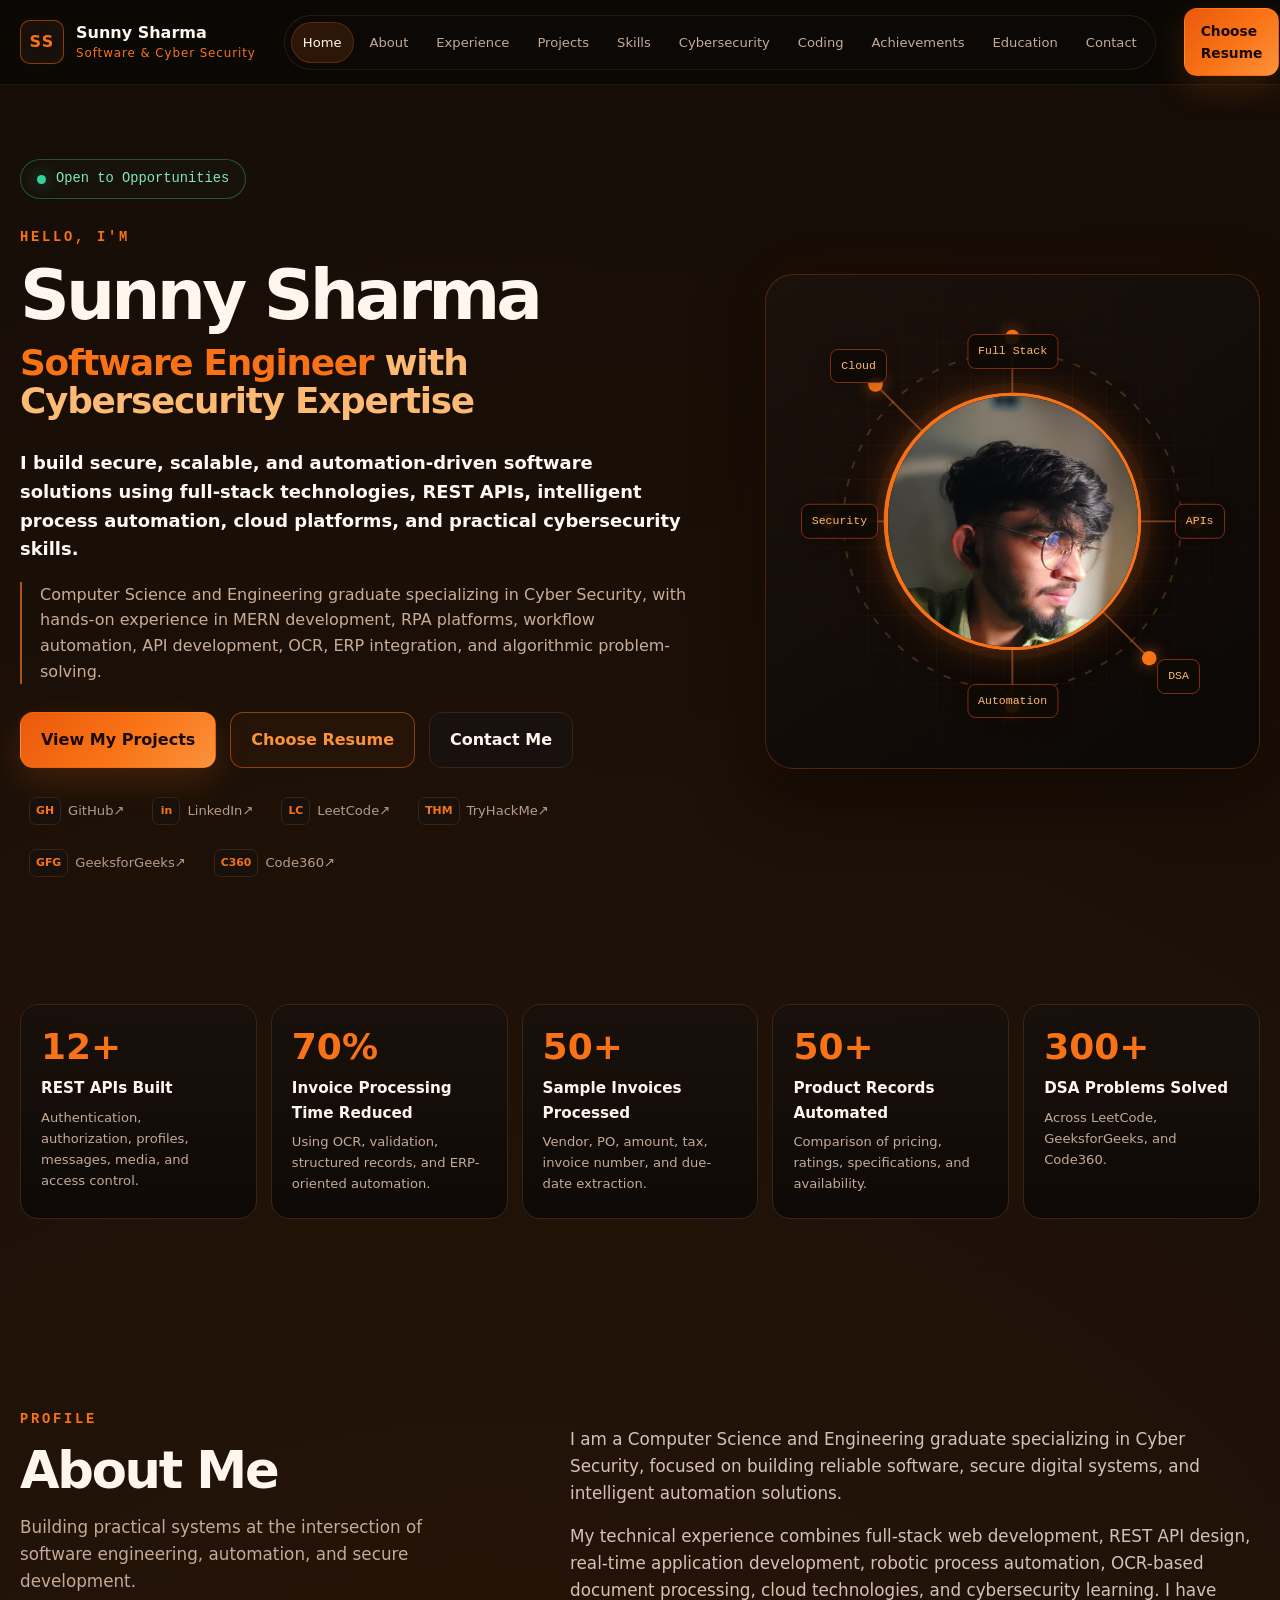
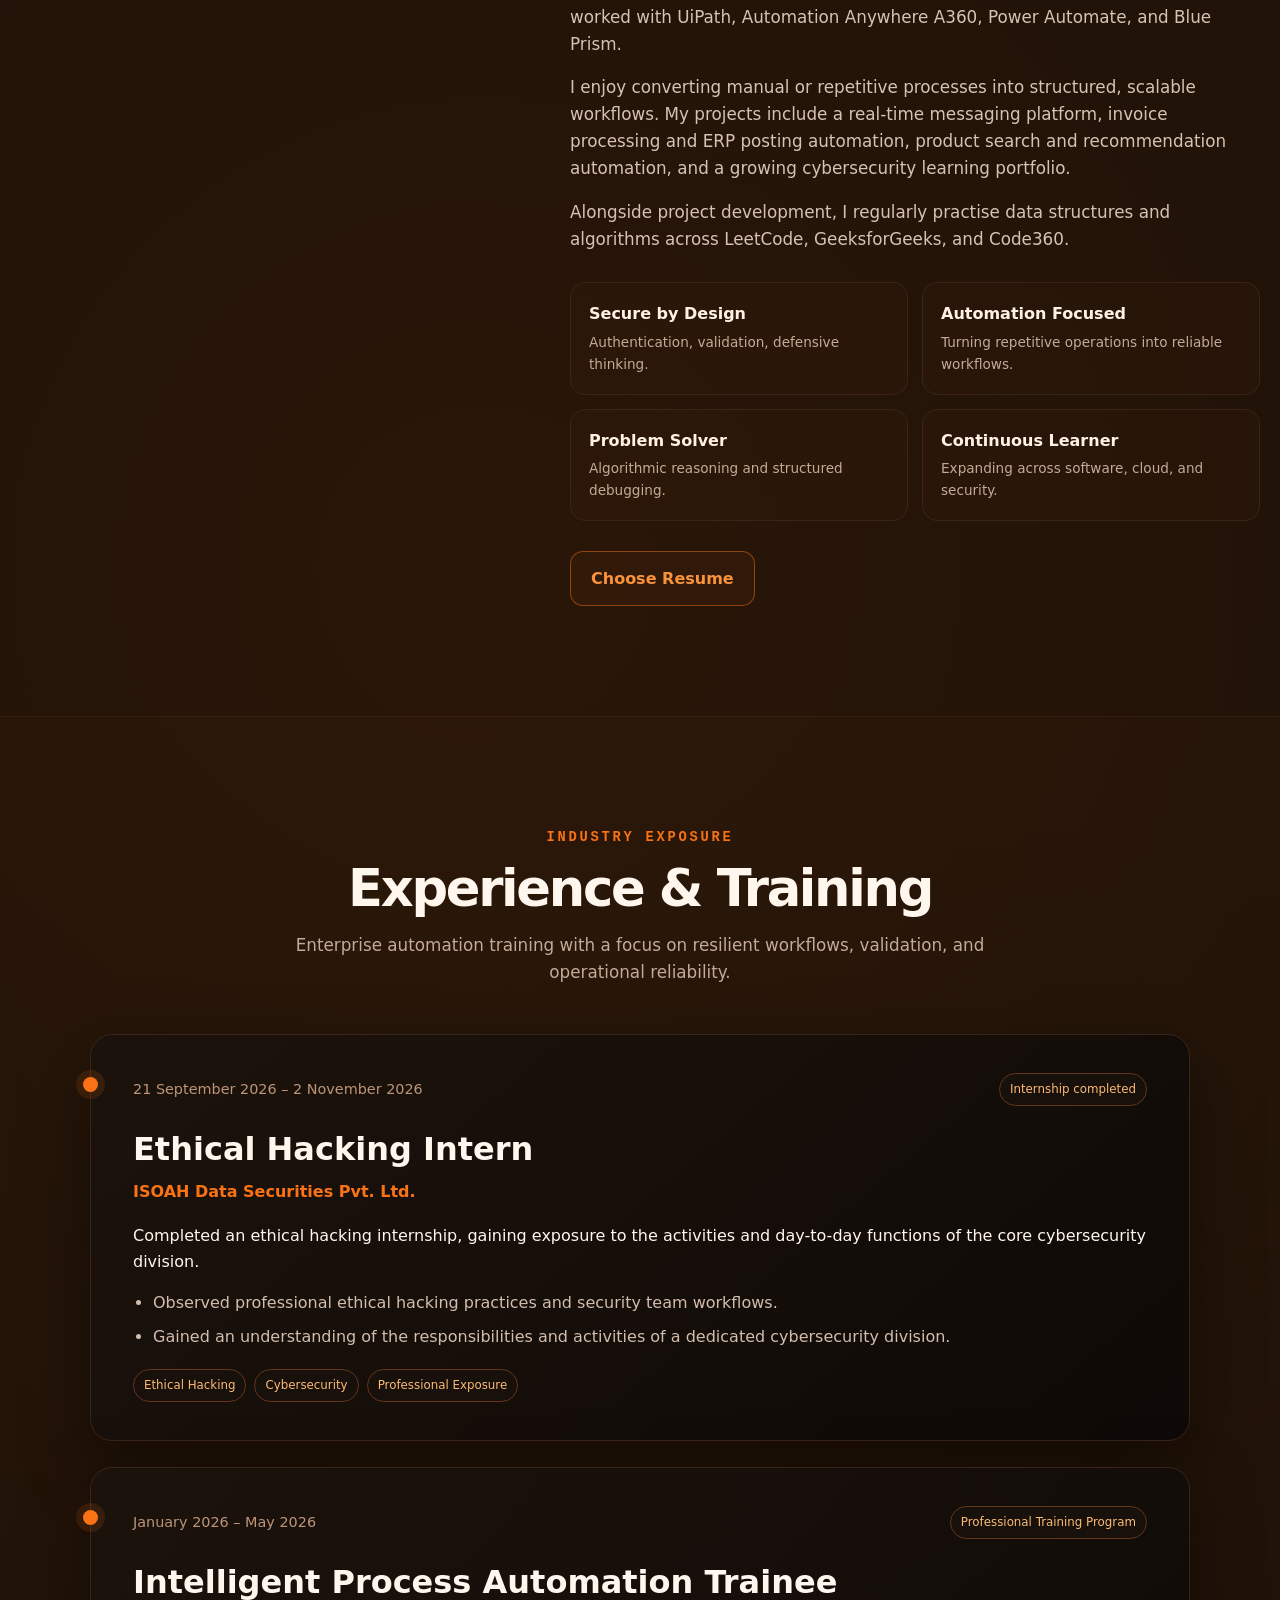
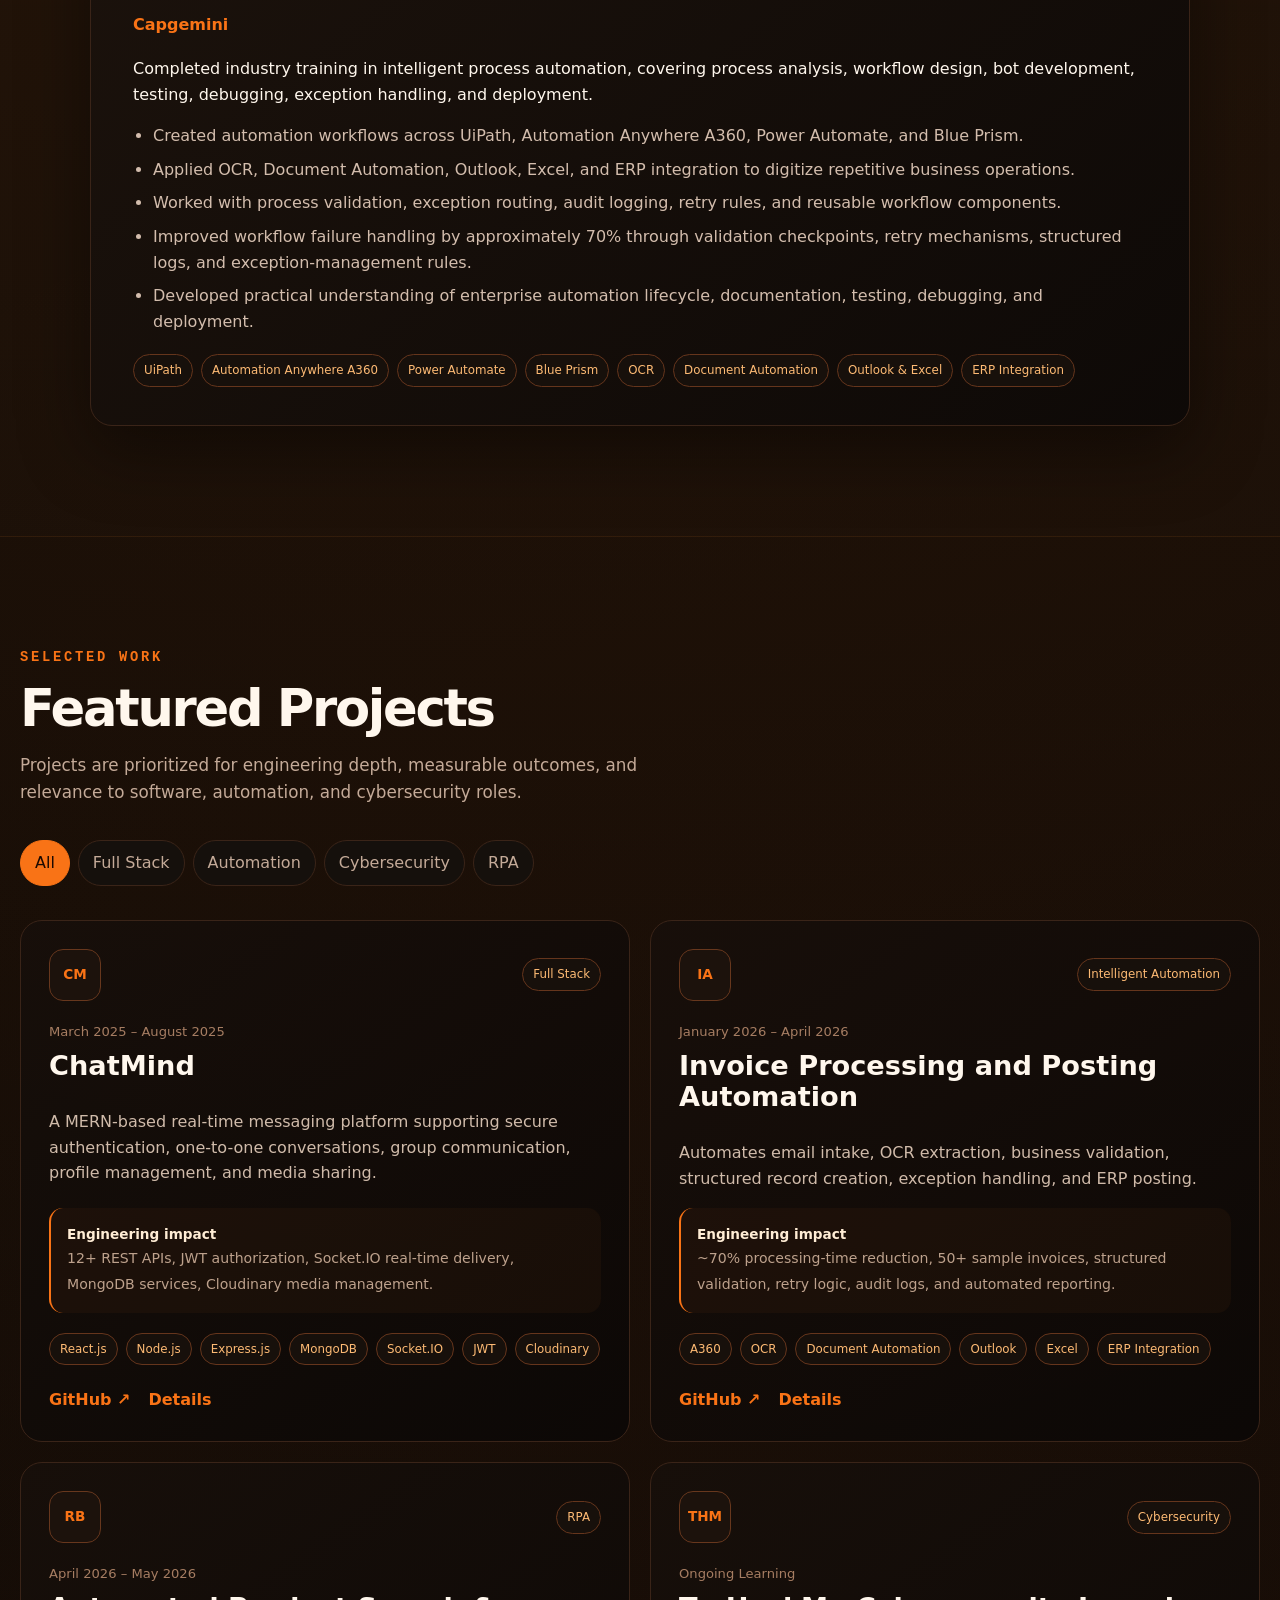
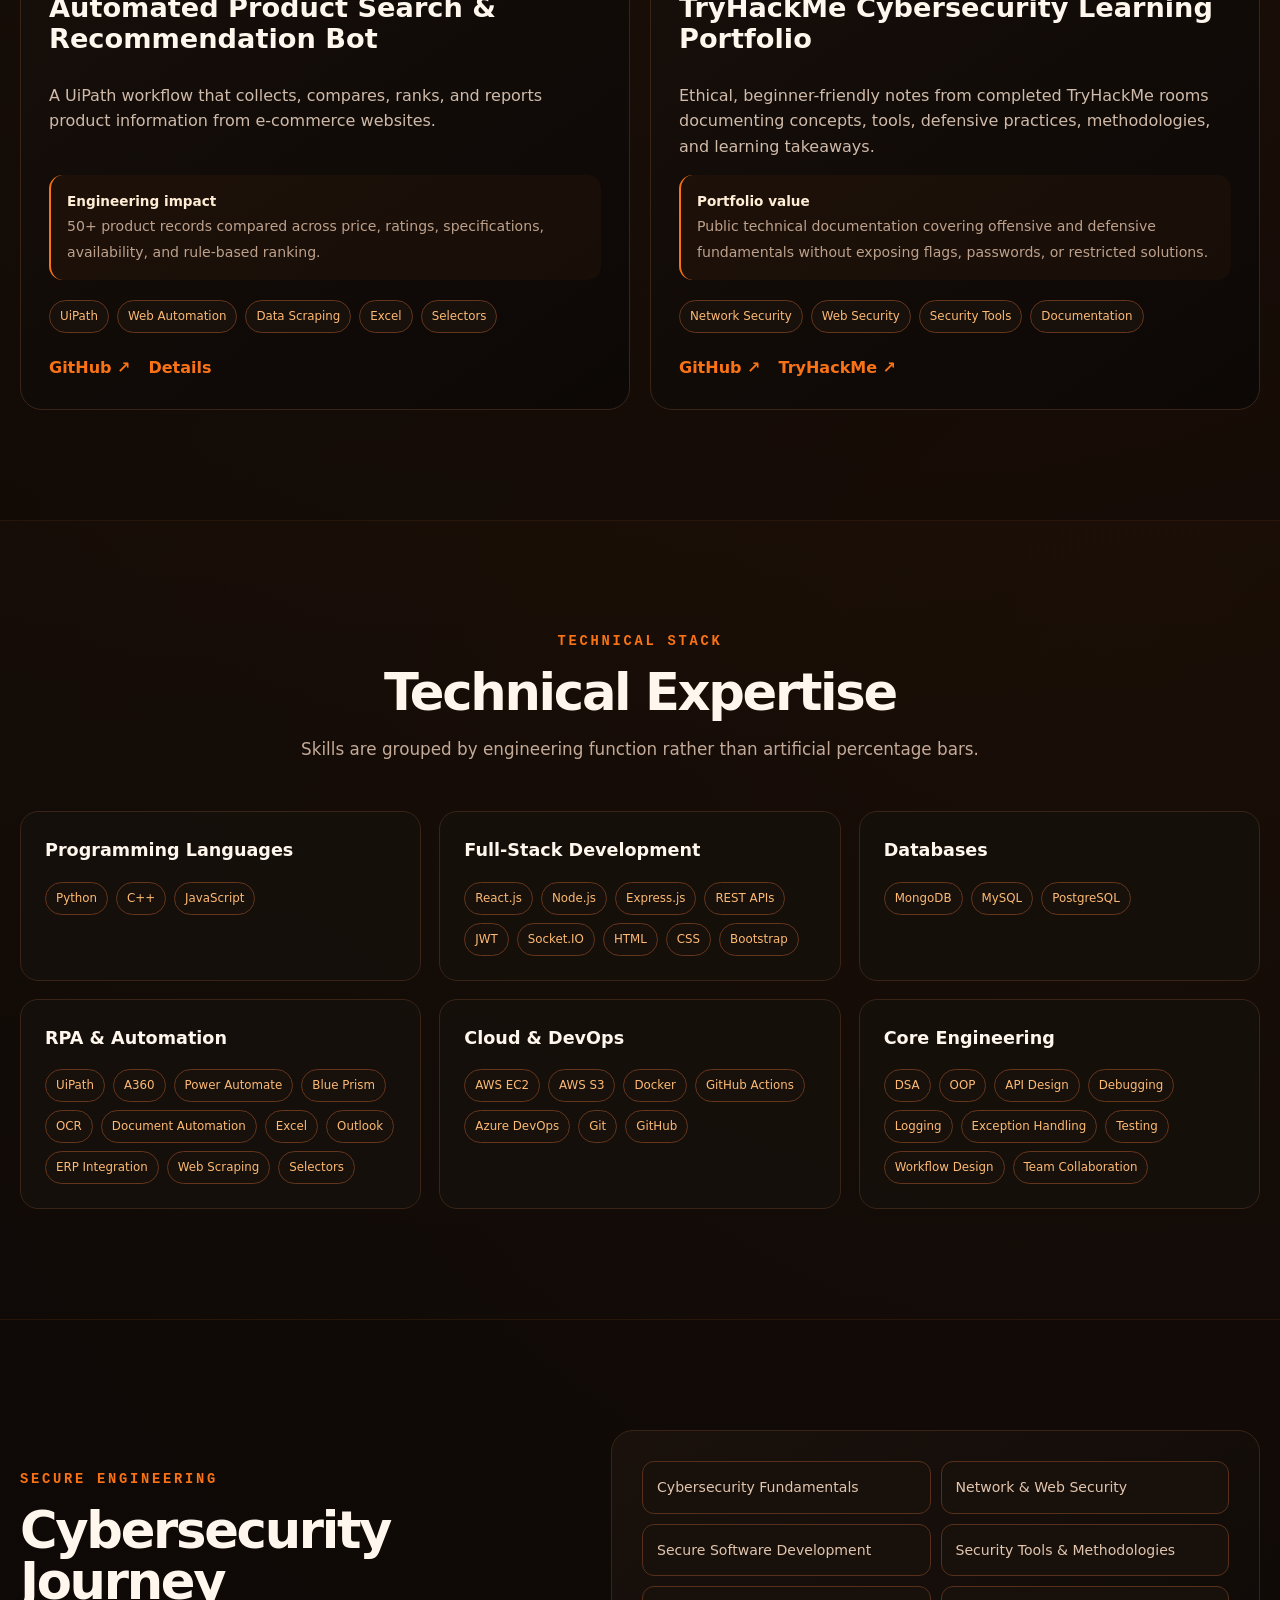
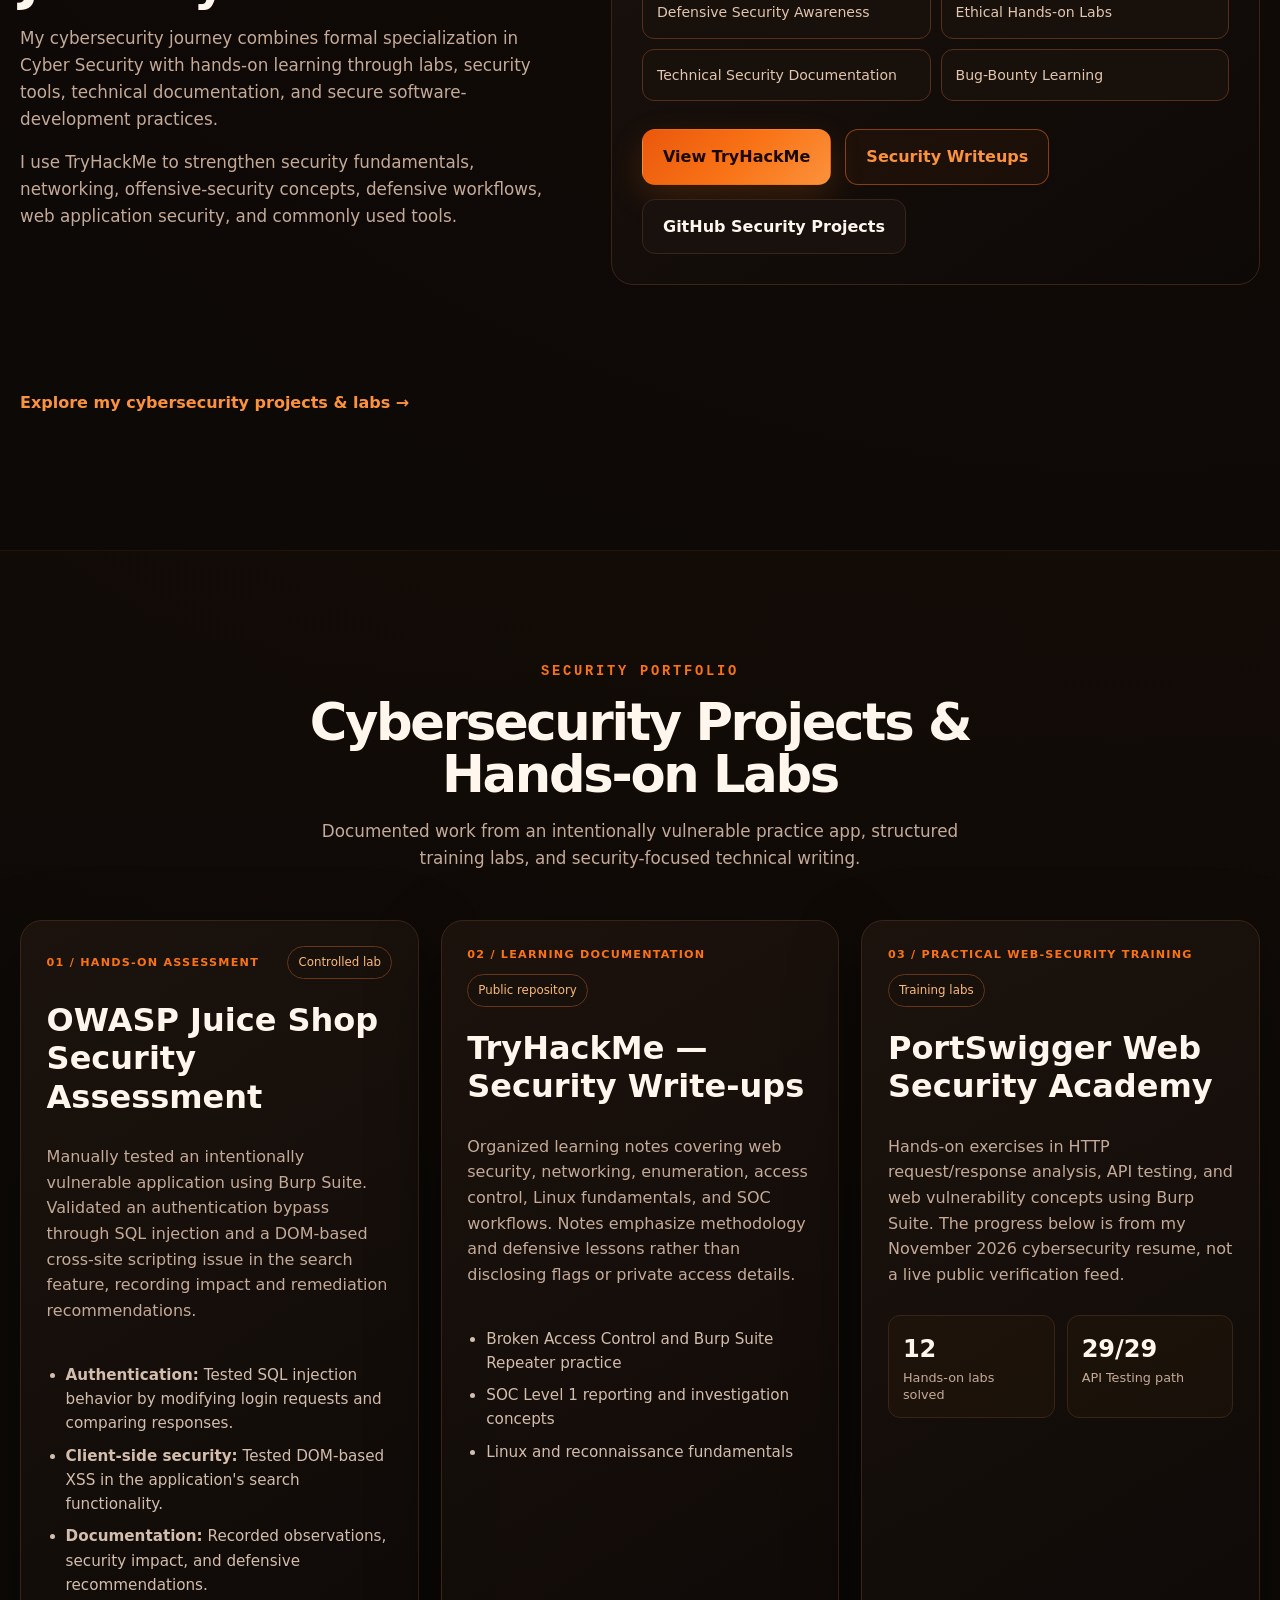
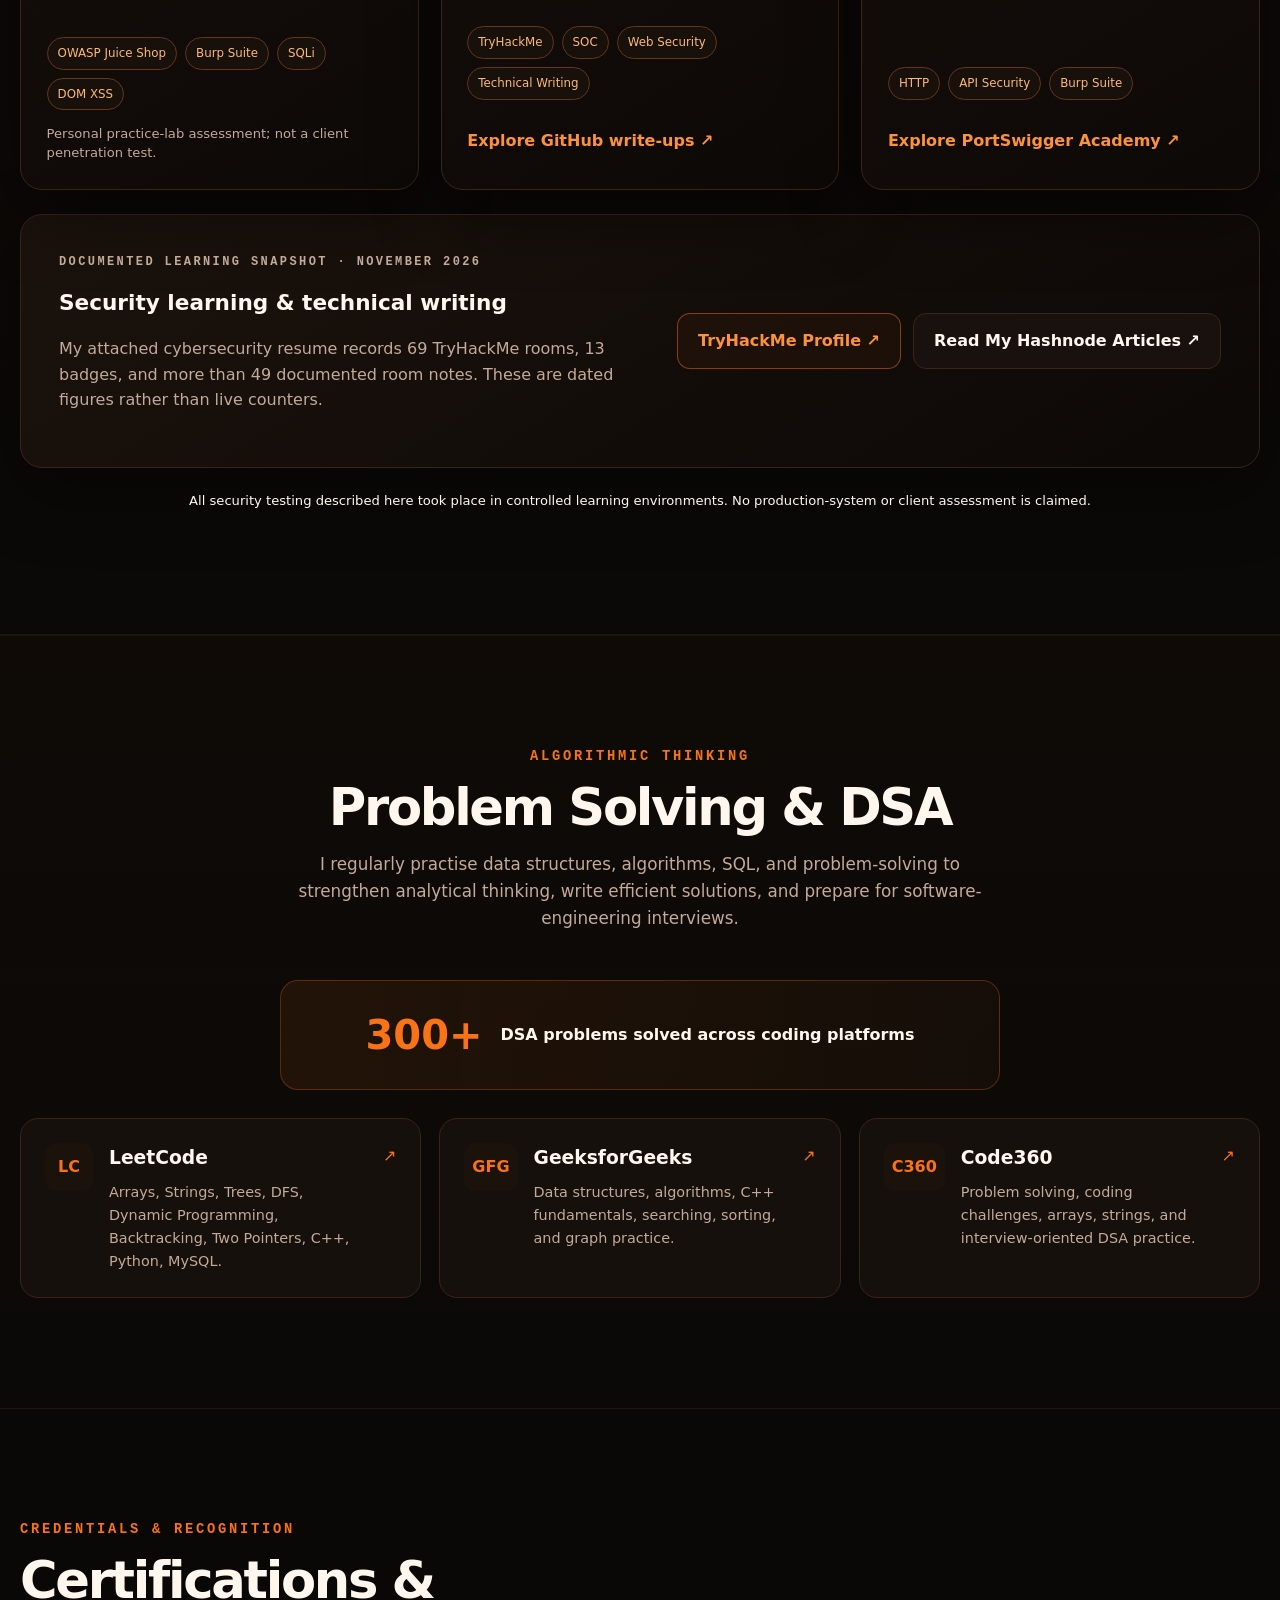
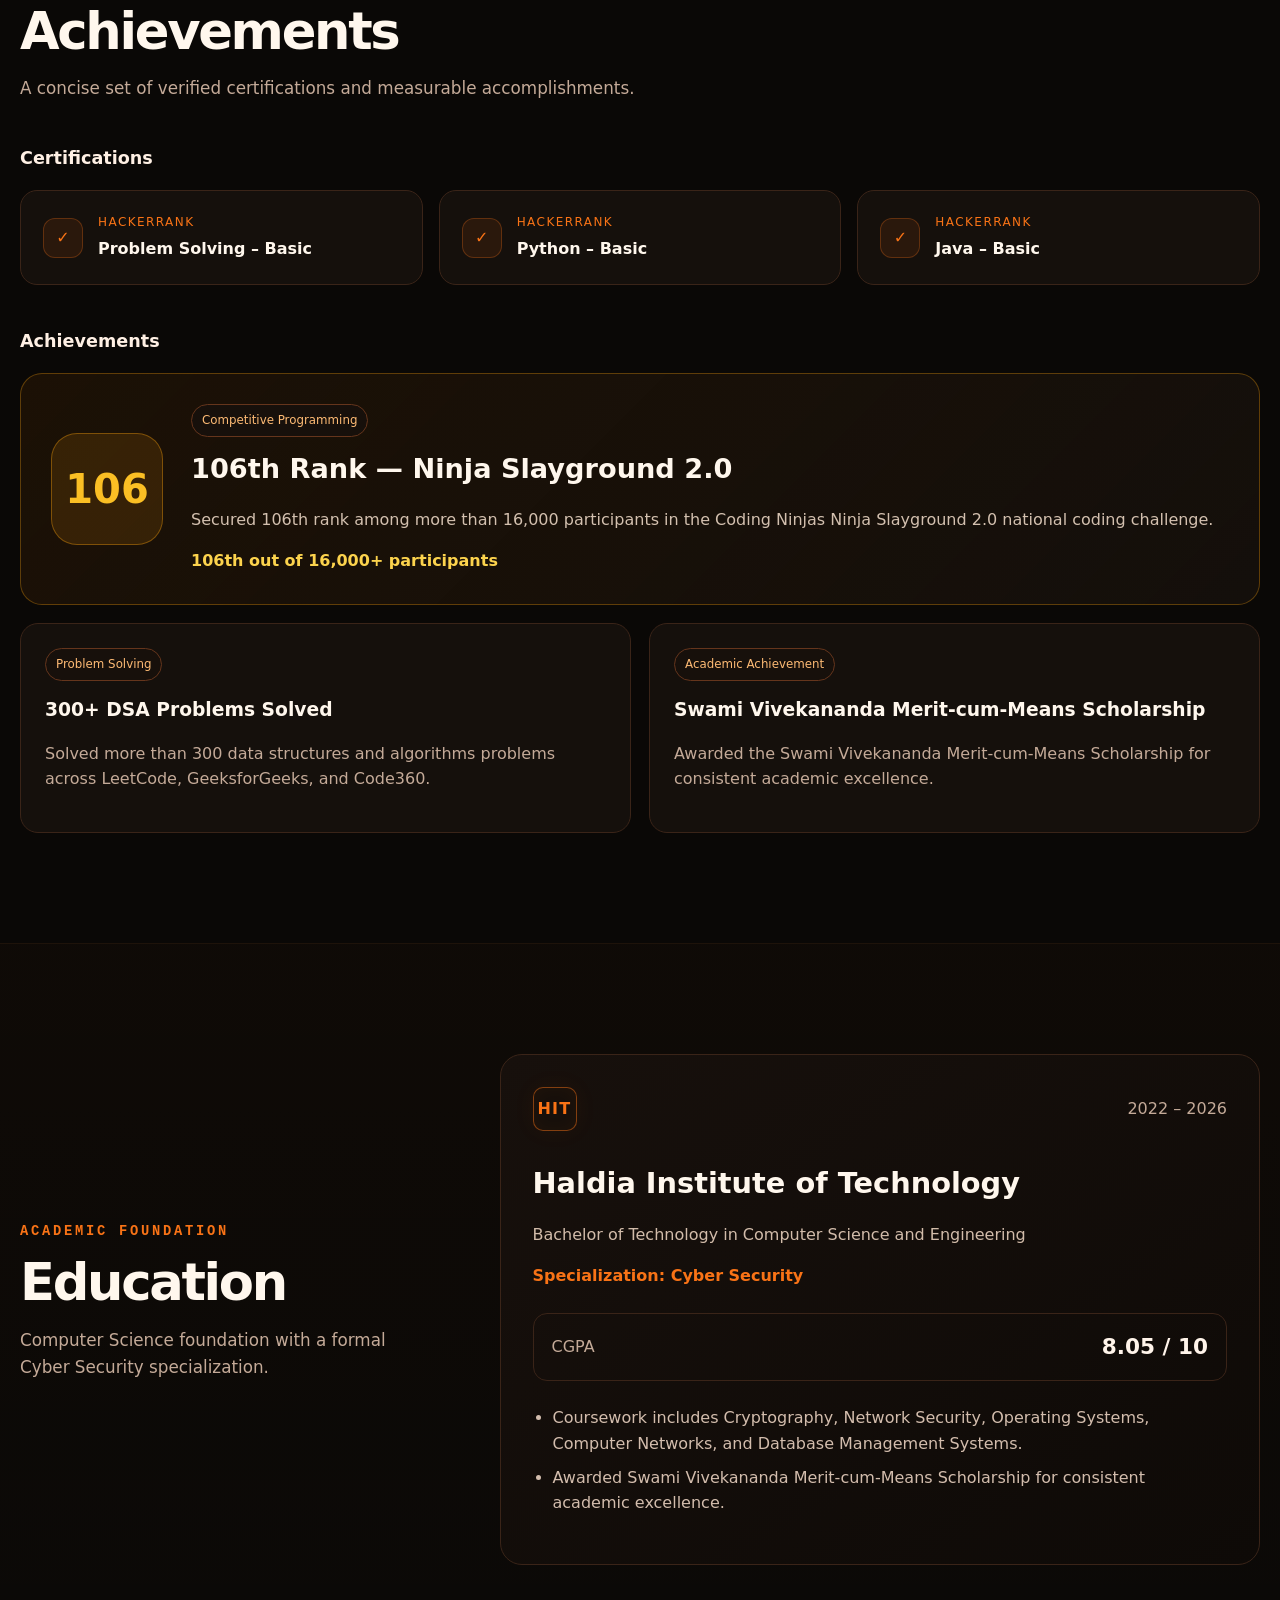
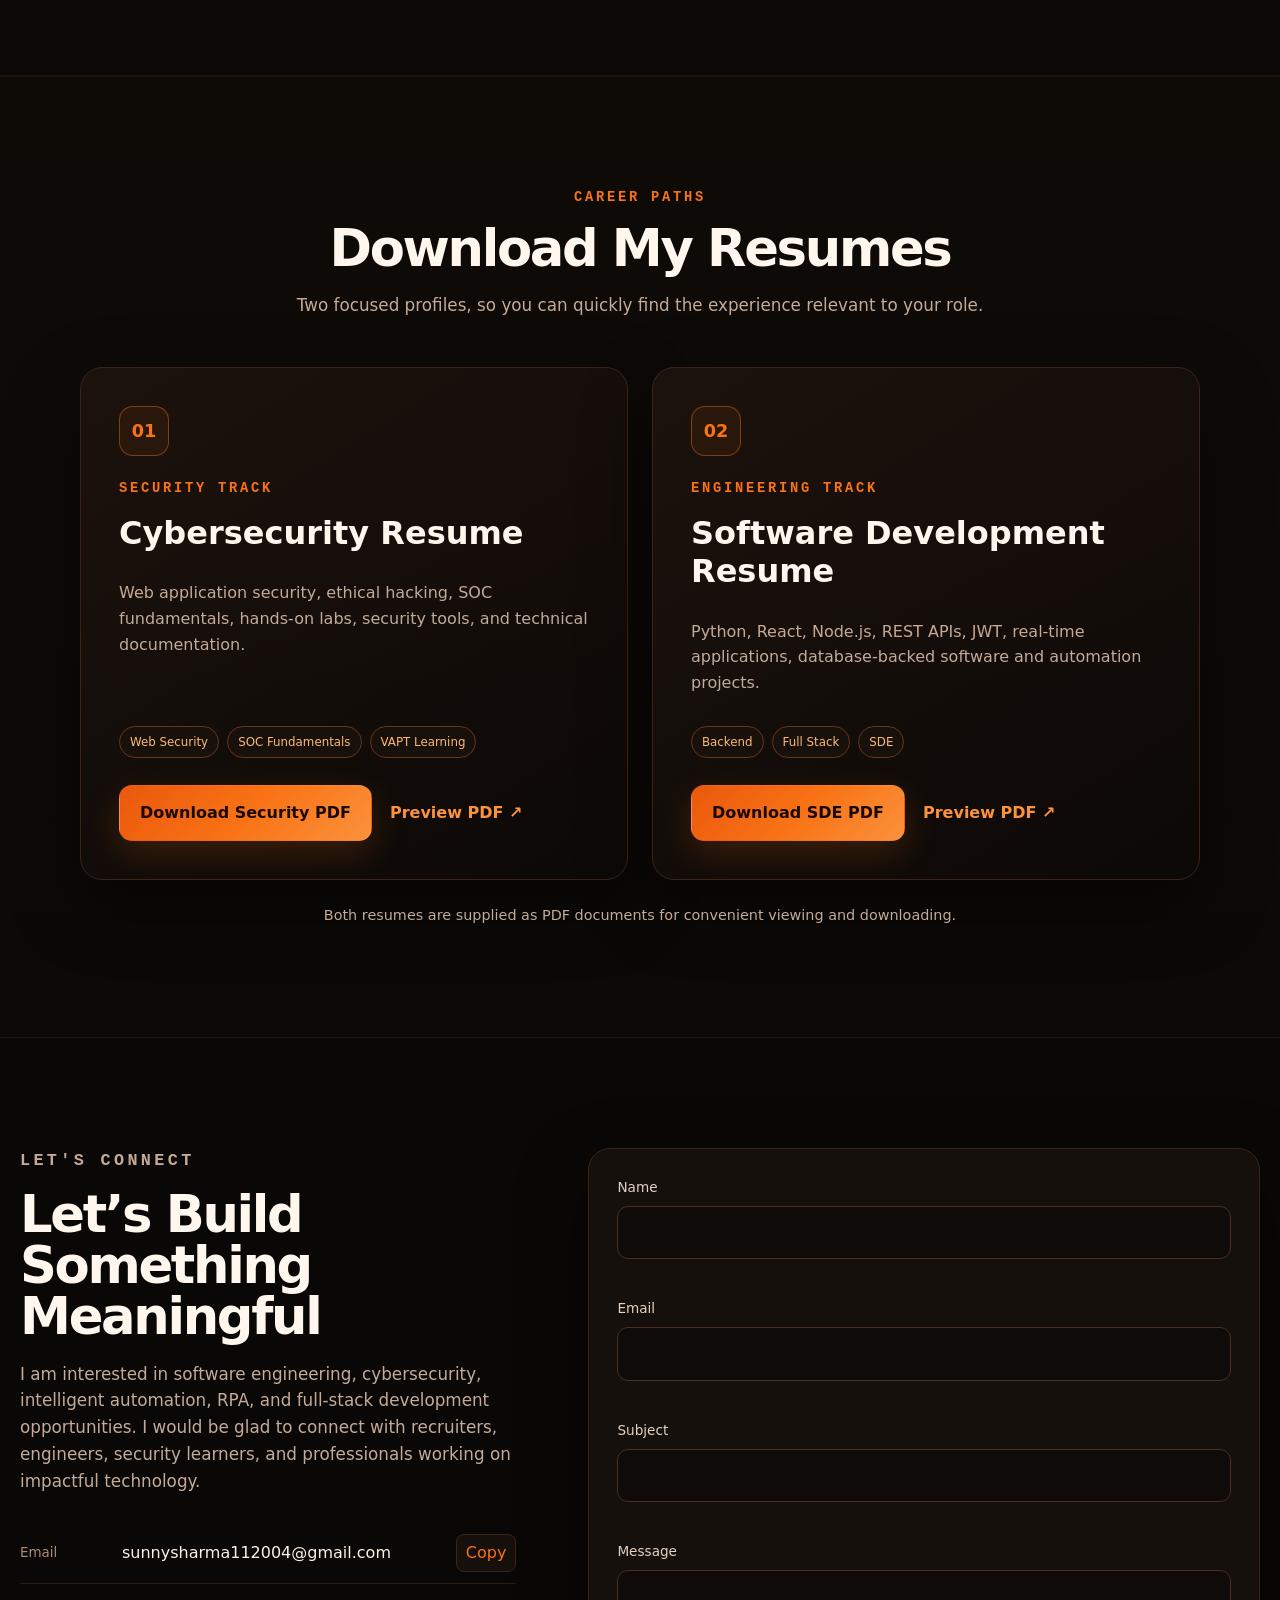
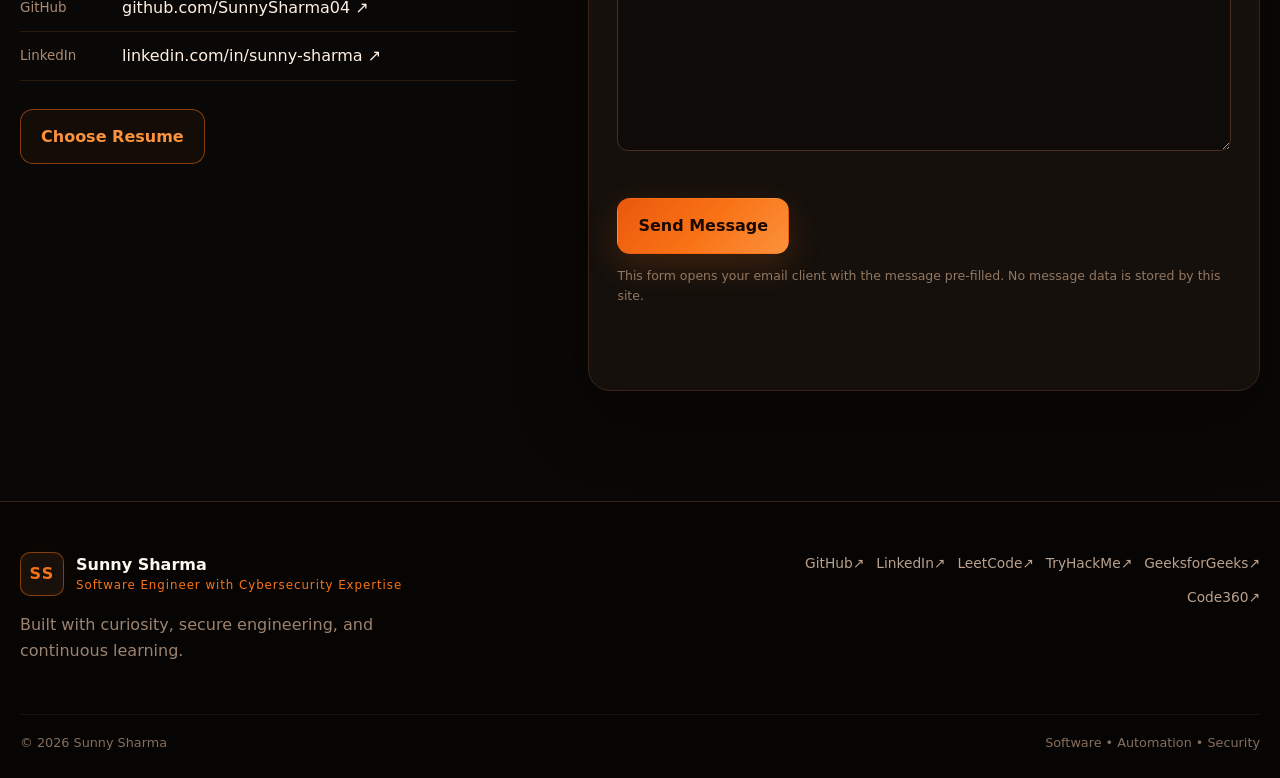
<file: index.html>
<!doctype html>
<html lang="en">
  <head>
    <meta charset="utf-8" />
    <meta name="viewport" content="width=device-width, initial-scale=1" />
    <title>Sunny Sharma | Cybersecurity &amp; Software Development</title>
    <meta
      name="description"
      content="Portfolio of Sunny Sharma, a software engineer and cybersecurity graduate skilled in full-stack development, RPA, intelligent automation, REST APIs, cloud platforms, and data structures and algorithms."
    />
    <meta name="theme-color" content="#07111f" />
    <meta name="robots" content="index,follow" />
    <meta property="og:type" content="website" />
    <meta
      property="og:title"
      content="Sunny Sharma | Cybersecurity &amp; Software Development"
    />
    <meta
      property="og:description"
      content="Cybersecurity internship, web security labs, full-stack projects, automation, and downloadable resumes."
    />
    <meta property="og:image" content="assets/social-preview.png" />
    <meta name="twitter:card" content="summary_large_image" />
    <meta
      name="twitter:title"
      content="Sunny Sharma | Cybersecurity &amp; Software Development"
    />
    <meta
      name="twitter:description"
      content="Cybersecurity internship, web security labs, full-stack projects, automation, and downloadable resumes."
    />
    <meta name="twitter:image" content="assets/social-preview.png" />
    <link rel="icon" href="assets/favicon.svg" type="image/svg+xml" />
    <link rel="stylesheet" href="styles.css" />
    <script type="application/ld+json">
      {
        "@context": "https://schema.org",
        "@type": "Person",
        "name": "Sunny Sharma",
        "jobTitle": "Cybersecurity and Software Development Graduate",
        "email": "mailto:sunnysharma112004@gmail.com",
        "telephone": "+91-8777210604",
        "alumniOf": {
          "@type": "CollegeOrUniversity",
          "name": "Haldia Institute of Technology"
        },
        "sameAs": [
          "https://github.com/SunnySharma04",
          "https://www.linkedin.com/in/sunny-sharma-2487312a7/",
          "https://leetcode.com/u/sunnysharma112004/",
          "https://tryhackme.com/p/sunnysharma11200",
          "https://www.geeksforgeeks.org/profile/sunnysharvf4q",
          "https://www.naukri.com/code360/profile/SunnySharma"
        ]
      }
    </script>
  </head>
  <body>
    <a class="skip-link" href="#main">Skip to content</a>

    <header class="site-header" id="top">
      <div class="nav-shell container">
        <a class="brand" href="#home" aria-label="Sunny Sharma home">
          <span class="brand-mark">SS</span>
          <span class="brand-copy"
            ><strong>Sunny Sharma</strong
            ><small>Software &amp; Cyber Security</small></span
          >
        </a>

        <nav class="desktop-nav" aria-label="Primary navigation">
          <a href="#home">Home</a><a href="#about">About</a
          ><a href="#experience">Experience</a> <a href="#projects">Projects</a
          ><a href="#skills">Skills</a
          ><a href="#cybersecurity">Cybersecurity</a>
          <a href="#coding">Coding</a><a href="#achievements">Achievements</a
          ><a href="#education">Education</a><a href="#contact">Contact</a>
        </nav>

        <div class="nav-actions">
          <a
            class="btn btn-primary btn-small"
            href="#resumes"
            >Choose Resume</a>
          <button
            class="menu-toggle"
            aria-expanded="false"
            aria-controls="mobile-nav"
            aria-label="Open navigation menu"
          >
            <span></span><span></span><span></span>
          </button>
        </div>
      </div>
      <nav
        id="mobile-nav"
        class="mobile-nav"
        aria-label="Mobile navigation"
        hidden
      >
        <a href="#home">Home</a><a href="#about">About</a
        ><a href="#experience">Experience</a><a href="#projects">Projects</a>
        <a href="#skills">Skills</a><a href="#cybersecurity">Cybersecurity</a
        ><a href="#coding">Coding</a><a href="#achievements">Achievements</a>
        <a href="#education">Education</a><a href="#contact">Contact</a>
        <a
          class="btn btn-primary"
          href="#resumes"
          >Choose Resume</a>
      </nav>
    </header>

    <main id="main">
      <section id="home" class="hero section-pad">
        <div class="hero-grid container">
          <div class="hero-copy reveal">
            <div class="status-pill">
              <span class="status-dot"></span>Open to Opportunities
            </div>
            <p class="eyebrow">Hello, I'm</p>
            <h1>Sunny Sharma</h1>
            <h2>Software Engineer <span>with Cybersecurity Expertise</span></h2>
            <p class="hero-lead">
              I build secure, scalable, and automation-driven software solutions
              using full-stack technologies, REST APIs, intelligent process
              automation, cloud platforms, and practical cybersecurity skills.
            </p>
            <p class="hero-sub">
              Computer Science and Engineering graduate specializing in
              Cyber Security, with hands-on experience in MERN development, RPA
              platforms, workflow automation, API development, OCR, ERP
              integration, and algorithmic problem-solving.
            </p>
            <div class="hero-actions">
              <a class="btn btn-primary" href="#projects">View My Projects</a>
              <a
                class="btn btn-secondary"
                href="#resumes"
                >Choose Resume</a>
              <a class="btn btn-tertiary" href="#contact">Contact Me</a>
            </div>
            <div class="social-row" aria-label="Social and coding profiles">
              <a
                href="https://github.com/SunnySharma04"
                target="_blank"
                rel="noopener noreferrer"
                aria-label="GitHub"
                ><span>GH</span>GitHub↗</a
              >
              <a
                href="https://www.linkedin.com/in/sunny-sharma-2487312a7/"
                target="_blank"
                rel="noopener noreferrer"
                aria-label="LinkedIn"
                ><span>in</span>LinkedIn↗</a
              >
              <a
                href="https://leetcode.com/u/sunnysharma112004/"
                target="_blank"
                rel="noopener noreferrer"
                aria-label="LeetCode"
                ><span>LC</span>LeetCode↗</a
              >
              <a
                href="https://tryhackme.com/p/sunnysharma11200"
                target="_blank"
                rel="noopener noreferrer"
                aria-label="TryHackMe"
                ><span>THM</span>TryHackMe↗</a
              >
              <a
                href="https://www.geeksforgeeks.org/profile/sunnysharvf4q"
                target="_blank"
                rel="noopener noreferrer"
                aria-label="GeeksforGeeks"
                ><span>GFG</span>GeeksforGeeks↗</a
              >
              <a
                href="https://www.naukri.com/code360/profile/SunnySharma"
                target="_blank"
                rel="noopener noreferrer"
                aria-label="Code360"
                ><span>C360</span>Code360↗</a
              >
            </div>
          </div>

          <div
            class="identity-card reveal"
            aria-label="Sunny Sharma engineering identity visual"
          >
            <div class="identity-grid"></div>
            <svg
              class="identity-lines"
              viewBox="0 0 540 540"
              role="img"
              aria-labelledby="monogram-title monogram-desc"
            >
              <title id="monogram-title">
                Sunny Sharma engineering monogram
              </title>
              <desc id="monogram-desc">
                SS initials connected to Full Stack, APIs, Security, Automation,
                Cloud and DSA labels.
              </desc>
              <circle cx="270" cy="270" r="140" class="ring ring-one" />
              <circle cx="270" cy="270" r="185" class="ring ring-two" />
              <line x1="270" y1="130" x2="270" y2="68" />
              <line x1="410" y1="270" x2="472" y2="270" />
              <line x1="270" y1="410" x2="270" y2="472" />
              <line x1="130" y1="270" x2="68" y2="270" />
              <line x1="171" y1="171" x2="120" y2="120" />
              <line x1="369" y1="369" x2="420" y2="420" />
              <circle cx="270" cy="68" r="8" />
              <circle cx="472" cy="270" r="8" />
              <circle cx="270" cy="472" r="8" />
              <circle cx="68" cy="270" r="8" />
              <circle cx="120" cy="120" r="8" />
              <circle cx="420" cy="420" r="8" />
            </svg>
            <div class="profile-photo-wrap">
              <div class="profile-photo-frame">
                <img
                  src="assets/sunny-photo.jpg"
                  alt="Portrait of Sunny Sharma"
                  class="profile-photo"
                />
              </div>
            </div>
            <span class="orbit-label label-top">Full Stack</span>
            <span class="orbit-label label-right">APIs</span>
            <span class="orbit-label label-bottom">Automation</span>
            <span class="orbit-label label-left">Security</span>
            <span class="orbit-label label-cloud">Cloud</span>
            <span class="orbit-label label-dsa">DSA</span>
          </div>
        </div>
      </section>

      <section class="impact-band" aria-label="Professional impact statistics">
        <div class="container stats-grid">
          <article class="stat-card reveal">
            <strong class="counter" data-target="12" data-suffix="+">0</strong>
            <h3>REST APIs Built</h3>
            <p>
              Authentication, authorization, profiles, messages, media, and
              access control.
            </p>
          </article>
          <article class="stat-card reveal">
            <strong class="counter" data-target="70" data-suffix="%">0</strong>
            <h3>Invoice Processing Time Reduced</h3>
            <p>
              Using OCR, validation, structured records, and ERP-oriented
              automation.
            </p>
          </article>
          <article class="stat-card reveal">
            <strong class="counter" data-target="50" data-suffix="+">0</strong>
            <h3>Sample Invoices Processed</h3>
            <p>
              Vendor, PO, amount, tax, invoice number, and due-date extraction.
            </p>
          </article>
          <article class="stat-card reveal">
            <strong class="counter" data-target="50" data-suffix="+">0</strong>
            <h3>Product Records Automated</h3>
            <p>
              Comparison of pricing, ratings, specifications, and availability.
            </p>
          </article>
          <article class="stat-card reveal">
            <strong class="counter" data-target="300" data-suffix="+">0</strong>
            <h3>DSA Problems Solved</h3>
            <p>Across LeetCode, GeeksforGeeks, and Code360.</p>
          </article>
        </div>
      </section>

      <section id="about" class="section-pad">
        <div class="container split-section">
          <div class="section-heading reveal">
            <p class="eyebrow">Profile</p>
            <h2>About Me</h2>
            <p>
              Building practical systems at the intersection of software
              engineering, automation, and secure development.
            </p>
          </div>
          <div class="about-body reveal">
            <p>
              I am a Computer Science and Engineering graduate specializing
              in Cyber Security, focused on building reliable software, secure
              digital systems, and intelligent automation solutions.
            </p>
            <p>
              My technical experience combines full-stack web development, REST
              API design, real-time application development, robotic process
              automation, OCR-based document processing, cloud technologies, and
              cybersecurity learning. I have worked with UiPath, Automation
              Anywhere A360, Power Automate, and Blue Prism.
            </p>
            <p>
              I enjoy converting manual or repetitive processes into structured,
              scalable workflows. My projects include a real-time messaging
              platform, invoice processing and ERP posting automation, product
              search and recommendation automation, and a growing cybersecurity
              learning portfolio.
            </p>
            <p>
              Alongside project development, I regularly practise data
              structures and algorithms across LeetCode, GeeksforGeeks, and
              Code360.
            </p>
            <div class="value-grid">
              <div>
                <strong>Secure by Design</strong
                ><span>Authentication, validation, defensive thinking.</span>
              </div>
              <div>
                <strong>Automation Focused</strong
                ><span
                  >Turning repetitive operations into reliable workflows.</span
                >
              </div>
              <div>
                <strong>Problem Solver</strong
                ><span>Algorithmic reasoning and structured debugging.</span>
              </div>
              <div>
                <strong>Continuous Learner</strong
                ><span>Expanding across software, cloud, and security.</span>
              </div>
            </div>
            <a
              class="btn btn-secondary"
              href="#resumes"
              >Choose Resume</a>
          </div>
        </div>
      </section>

      <section id="experience" class="section-pad section-alt">
        <div class="container">
          <div class="section-heading centered reveal">
            <p class="eyebrow">Industry Exposure</p>
            <h2>Experience &amp; Training</h2>
            <p>
              Enterprise automation training with a focus on resilient
              workflows, validation, and operational reliability.
            </p>
          </div>
          
          <!-- Verified internship details supplied in Sunny's 2026 resumes. -->
          <article class="timeline-card reveal isoah-experience">
            <div class="timeline-marker" aria-hidden="true"></div>
            <div class="timeline-meta">
              <span>21 September 2026 – 2 November 2026</span>
              <span class="tag">Internship completed</span>
            </div>
            <h3>Ethical Hacking Intern</h3>
            <p class="org">ISOAH Data Securities Pvt. Ltd.</p>
            <p>
              Completed an ethical hacking internship, gaining exposure to the
              activities and day-to-day functions of the core cybersecurity division.
            </p>
            <ul class="feature-list">
              <li>Observed professional ethical hacking practices and security team workflows.</li>
              <li>Gained an understanding of the responsibilities and activities of a dedicated cybersecurity division.</li>
            </ul>
            <div class="tag-row"><span>Ethical Hacking</span><span>Cybersecurity</span><span>Professional Exposure</span></div>
          </article>

          <article class="timeline-card reveal">
            <div class="timeline-marker"></div>
            <div class="timeline-meta">
              <span>January 2026 – May 2026</span
              ><span class="tag">Professional Training Program</span>
            </div>
            <h3>Intelligent Process Automation Trainee</h3>
            <p class="org">Capgemini</p>
            <p>
              Completed industry training in intelligent process
              automation, covering process analysis, workflow design, bot
              development, testing, debugging, exception handling, and
              deployment.
            </p>
            <ul class="feature-list">
              <li>
                Created automation workflows across UiPath, Automation Anywhere
                A360, Power Automate, and Blue Prism.
              </li>
              <li>
                Applied OCR, Document Automation, Outlook, Excel, and ERP
                integration to digitize repetitive business operations.
              </li>
              <li>
                Worked with process validation, exception routing, audit
                logging, retry rules, and reusable workflow components.
              </li>
              <li>
                Improved workflow failure handling by approximately 70% through
                validation checkpoints, retry mechanisms, structured logs, and
                exception-management rules.
              </li>
              <li>
                Developed practical understanding of enterprise automation
                lifecycle, documentation, testing, debugging, and deployment.
              </li>
            </ul>
            <div class="tag-row">
              <span>UiPath</span><span>Automation Anywhere A360</span
              ><span>Power Automate</span><span>Blue Prism</span><span>OCR</span
              ><span>Document Automation</span><span>Outlook &amp; Excel</span
              ><span>ERP Integration</span>
            </div>
          </article>
        </div>
      </section>

      <section id="projects" class="section-pad">
        <div class="container">
          <div class="section-heading reveal">
            <p class="eyebrow">Selected Work</p>
            <h2>Featured Projects</h2>
            <p>
              Projects are prioritized for engineering depth, measurable
              outcomes, and relevance to software, automation, and cybersecurity
              roles.
            </p>
          </div>
          <div
            class="filter-row reveal"
            role="group"
            aria-label="Project filters"
          >
            <button class="filter-btn active" data-filter="all">All</button>
            <button class="filter-btn" data-filter="full-stack">
              Full Stack
            </button>
            <button class="filter-btn" data-filter="automation">
              Automation
            </button>
            <button class="filter-btn" data-filter="cybersecurity">
              Cybersecurity
            </button>
            <button class="filter-btn" data-filter="rpa">RPA</button>
          </div>

          <div class="project-grid">
            <article class="project-card reveal" data-category="full-stack">
              <div class="project-head">
                <span class="project-icon">CM</span
                ><span class="tag">Full Stack</span>
              </div>
              <p class="project-date">March 2025 – August 2025</p>
              <h3>ChatMind</h3>
              <p>
                A MERN-based real-time messaging platform supporting secure
                authentication, one-to-one conversations, group communication,
                profile management, and media sharing.
              </p>
              <div class="outcome">
                <strong>Engineering impact</strong
                ><span
                  >12+ REST APIs, JWT authorization, Socket.IO real-time
                  delivery, MongoDB services, Cloudinary media management.</span
                >
              </div>
              <div class="tag-row">
                <span>React.js</span><span>Node.js</span><span>Express.js</span
                ><span>MongoDB</span><span>Socket.IO</span><span>JWT</span
                ><span>Cloudinary</span>
              </div>
              <div class="project-actions">
                <a
                  class="text-link"
                  target="_blank"
                  rel="noopener noreferrer"
                  href="https://github.com/SunnySharma04/chat-mind"
                  >GitHub ↗</a
                ><button
                  class="text-link project-details"
                  data-project="chatmind"
                >
                  Details
                </button>
              </div>
            </article>

            <article class="project-card reveal" data-category="automation">
              <div class="project-head">
                <span class="project-icon">IA</span
                ><span class="tag">Intelligent Automation</span>
              </div>
              <p class="project-date">January 2026 – April 2026</p>
              <h3>Invoice Processing and Posting Automation</h3>
              <p>
                Automates email intake, OCR extraction, business validation,
                structured record creation, exception handling, and ERP posting.
              </p>
              <div class="outcome">
                <strong>Engineering impact</strong
                ><span
                  >~70% processing-time reduction, 50+ sample invoices,
                  structured validation, retry logic, audit logs, and automated
                  reporting.</span
                >
              </div>
              <div class="tag-row">
                <span>A360</span><span>OCR</span><span>Document Automation</span
                ><span>Outlook</span><span>Excel</span
                ><span>ERP Integration</span>
              </div>
              <div class="project-actions">
                <a
                  class="text-link"
                  target="_blank"
                  rel="noopener noreferrer"
                  href="https://github.com/SunnySharma04/Invoice-Processing-and-Posting-Automation"
                  >GitHub ↗</a
                ><button
                  class="text-link project-details"
                  data-project="invoice"
                >
                  Details
                </button>
              </div>
            </article>

            <article class="project-card reveal" data-category="rpa">
              <div class="project-head">
                <span class="project-icon">RB</span><span class="tag">RPA</span>
              </div>
              <p class="project-date">April 2026 – May 2026</p>
              <h3>Automated Product Search &amp; Recommendation Bot</h3>
              <p>
                A UiPath workflow that collects, compares, ranks, and reports
                product information from e-commerce websites.
              </p>
              <div class="outcome">
                <strong>Engineering impact</strong
                ><span
                  >50+ product records compared across price, ratings,
                  specifications, availability, and rule-based ranking.</span
                >
              </div>
              <div class="tag-row">
                <span>UiPath</span><span>Web Automation</span
                ><span>Data Scraping</span><span>Excel</span
                ><span>Selectors</span>
              </div>
              <div class="project-actions">
                <a
                  class="text-link"
                  target="_blank"
                  rel="noopener noreferrer"
                  href="https://github.com/SunnySharma04/Automated-Product-Search-and-Recommendation-Bot"
                  >GitHub ↗</a
                ><button
                  class="text-link project-details"
                  data-project="product"
                >
                  Details
                </button>
              </div>
            </article>

            <article class="project-card reveal" data-category="cybersecurity">
              <div class="project-head">
                <span class="project-icon">THM</span
                ><span class="tag">Cybersecurity</span>
              </div>
              <p class="project-date">Ongoing Learning</p>
              <h3>TryHackMe Cybersecurity Learning Portfolio</h3>
              <p>
                Ethical, beginner-friendly notes from completed TryHackMe rooms
                documenting concepts, tools, defensive practices, methodologies,
                and learning takeaways.
              </p>
              <div class="outcome">
                <strong>Portfolio value</strong
                ><span
                  >Public technical documentation covering offensive and
                  defensive fundamentals without exposing flags, passwords, or
                  restricted solutions.</span
                >
              </div>
              <div class="tag-row">
                <span>Network Security</span><span>Web Security</span
                ><span>Security Tools</span><span>Documentation</span>
              </div>
              <div class="project-actions">
                <a
                  class="text-link"
                  target="_blank"
                  rel="noopener noreferrer"
                  href="https://github.com/SunnySharma04/tryhackme-writeups"
                  >GitHub ↗</a
                ><a
                  class="text-link"
                  target="_blank"
                  rel="noopener noreferrer"
                  href="https://tryhackme.com/p/sunnysharma11200"
                  >TryHackMe ↗</a
                >
              </div>
            </article>
          </div>
        </div>
      </section>

      <section id="skills" class="section-pad section-alt">
        <div class="container">
          <div class="section-heading centered reveal">
            <p class="eyebrow">Technical Stack</p>
            <h2>Technical Expertise</h2>
            <p>
              Skills are grouped by engineering function rather than artificial
              percentage bars.
            </p>
          </div>
          <div class="skills-grid">
            <article class="skill-card reveal">
              <h3>Programming Languages</h3>
              <div class="tag-row">
                <span>Python</span><span>C++</span><span>JavaScript</span>
              </div>
            </article>
            <article class="skill-card reveal">
              <h3>Full-Stack Development</h3>
              <div class="tag-row">
                <span>React.js</span><span>Node.js</span><span>Express.js</span
                ><span>REST APIs</span><span>JWT</span><span>Socket.IO</span
                ><span>HTML</span><span>CSS</span><span>Bootstrap</span>
              </div>
            </article>
            <article class="skill-card reveal">
              <h3>Databases</h3>
              <div class="tag-row">
                <span>MongoDB</span><span>MySQL</span><span>PostgreSQL</span>
              </div>
            </article>
            <article class="skill-card reveal">
              <h3>RPA &amp; Automation</h3>
              <div class="tag-row">
                <span>UiPath</span><span>A360</span><span>Power Automate</span
                ><span>Blue Prism</span><span>OCR</span
                ><span>Document Automation</span><span>Excel</span
                ><span>Outlook</span><span>ERP Integration</span
                ><span>Web Scraping</span><span>Selectors</span>
              </div>
            </article>
            <article class="skill-card reveal">
              <h3>Cloud &amp; DevOps</h3>
              <div class="tag-row">
                <span>AWS EC2</span><span>AWS S3</span><span>Docker</span
                ><span>GitHub Actions</span><span>Azure DevOps</span
                ><span>Git</span><span>GitHub</span>
              </div>
            </article>
            <article class="skill-card reveal">
              <h3>Core Engineering</h3>
              <div class="tag-row">
                <span>DSA</span><span>OOP</span><span>API Design</span
                ><span>Debugging</span><span>Logging</span
                ><span>Exception Handling</span><span>Testing</span
                ><span>Workflow Design</span><span>Team Collaboration</span>
              </div>
            </article>
          </div>
        </div>
      </section>

      <section id="cybersecurity" class="section-pad">
        <div class="container cyber-grid">
          <div class="section-heading reveal">
            <p class="eyebrow">Secure Engineering</p>
            <h2>Cybersecurity Journey</h2>
            <p>
              My cybersecurity journey combines formal specialization in Cyber
              Security with hands-on learning through labs, security tools,
              technical documentation, and secure software-development
              practices.
            </p>
            <p>
              I use TryHackMe to strengthen security fundamentals, networking,
              offensive-security concepts, defensive workflows, web application
              security, and commonly used tools.
            </p>
          </div>
          <div class="cyber-panel reveal">
            <div class="focus-grid">
              <span>Cybersecurity Fundamentals</span
              ><span>Network &amp; Web Security</span
              ><span>Secure Software Development</span
              ><span>Security Tools &amp; Methodologies</span
              ><span>Defensive Security Awareness</span
              ><span>Ethical Hands-on Labs</span
              ><span>Technical Security Documentation</span
              ><span>Bug-Bounty Learning</span>
            </div>
            <div class="hero-actions">
              <a
                class="btn btn-primary"
                target="_blank"
                rel="noopener noreferrer"
                href="https://tryhackme.com/p/sunnysharma11200"
                >View TryHackMe</a
              ><a
                class="btn btn-secondary"
                target="_blank"
                rel="noopener noreferrer"
                href="https://github.com/SunnySharma04/tryhackme-writeups"
                >Security Writeups</a
              ><a
                class="btn btn-tertiary"
                target="_blank"
                rel="noopener noreferrer"
                href="https://github.com/SunnySharma04"
                >GitHub Security Projects</a
              >
            </div>
          </div>
                  <p class="portfolio-panel-cta"><a class="portfolio-project-link" href="#security-projects">Explore my cybersecurity projects &amp; labs →</a></p>
          </div>
      </section>

      <section id="security-projects" class="section-pad section-alt">
        <div class="container">
          <div class="section-heading centered reveal">
            <p class="eyebrow">Security portfolio</p>
            <h2>Cybersecurity Projects &amp; Hands-on Labs</h2>
            <p>
              Documented work from an intentionally vulnerable practice app,
              structured training labs, and security-focused technical writing.
            </p>
          </div>
          <div class="portfolio-security-grid">
            <article class="portfolio-security-card reveal">
              <div class="portfolio-security-card-heading">
                <span class="portfolio-project-type">01 / Hands-on assessment</span>
                <span class="tag">Controlled lab</span>
              </div>
              <h3>OWASP Juice Shop Security Assessment</h3>
              <p>
                Manually tested an intentionally vulnerable application using
                Burp Suite. Validated an authentication bypass through SQL
                injection and a DOM-based cross-site scripting issue in the search
                feature, recording impact and remediation recommendations.
              </p>
              <ul class="feature-list">
                <li><strong>Authentication:</strong> Tested SQL injection behavior by modifying login requests and comparing responses.</li>
                <li><strong>Client-side security:</strong> Tested DOM-based XSS in the application's search functionality.</li>
                <li><strong>Documentation:</strong> Recorded observations, security impact, and defensive recommendations.</li>
              </ul>
              <div class="tag-row"><span>OWASP Juice Shop</span><span>Burp Suite</span><span>SQLi</span><span>DOM XSS</span></div>
              <p class="portfolio-security-footnote">Personal practice-lab assessment; not a client penetration test.</p>
            </article>

            <article class="portfolio-security-card reveal">
              <div class="portfolio-security-card-heading">
                <span class="portfolio-project-type">02 / Learning documentation</span>
                <span class="tag">Public repository</span>
              </div>
              <h3>TryHackMe — Security Write-ups</h3>
              <p>
                Organized learning notes covering web security, networking,
                enumeration, access control, Linux fundamentals, and SOC workflows.
                Notes emphasize methodology and defensive lessons rather than
                disclosing flags or private access details.
              </p>
              <ul class="feature-list">
                <li>Broken Access Control and Burp Suite Repeater practice</li>
                <li>SOC Level 1 reporting and investigation concepts</li>
                <li>Linux and reconnaissance fundamentals</li>
              </ul>
              <div class="tag-row"><span>TryHackMe</span><span>SOC</span><span>Web Security</span><span>Technical Writing</span></div>
              <a class="portfolio-project-link" href="https://github.com/SunnySharma04/tryhackme-writeups"
                 target="_blank" rel="noopener noreferrer">Explore GitHub write-ups ↗</a>
            </article>

            <article class="portfolio-security-card reveal">
              <div class="portfolio-security-card-heading">
                <span class="portfolio-project-type">03 / Practical web-security training</span>
                <span class="tag">Training labs</span>
              </div>
              <h3>PortSwigger Web Security Academy</h3>
              <p>
                Hands-on exercises in HTTP request/response analysis, API testing,
                and web vulnerability concepts using Burp Suite. The progress
                below is from my November 2026 cybersecurity resume, not a live
                public verification feed.
              </p>
              <div class="portfolio-progress-grid">
                <div><strong>12</strong><span>Hands-on labs solved</span></div>
                <div><strong>29/29</strong><span>API Testing path</span></div>
              </div>
              <div class="tag-row"><span>HTTP</span><span>API Security</span><span>Burp Suite</span></div>
              <a class="portfolio-project-link" href="https://portswigger.net/web-security"
                 target="_blank" rel="noopener noreferrer">Explore PortSwigger Academy ↗</a>
            </article>
          </div>

          <div class="portfolio-evidence-strip reveal">
            <div>
              <p class="eyebrow">Documented learning snapshot · November 2026</p>
              <h3>Security learning &amp; technical writing</h3>
              <p>My attached cybersecurity resume records 69 TryHackMe rooms, 13 badges, and more than 49 documented room notes. These are dated figures rather than live counters.</p>
            </div>
            <div class="portfolio-evidence-actions">
              <a class="btn btn-secondary" href="https://tryhackme.com/p/sunnysharma11200"
                 target="_blank" rel="noopener noreferrer">TryHackMe Profile ↗</a>
              <a class="btn btn-tertiary" href="https://hashnode.com/@sunny1103"
                 target="_blank" rel="noopener noreferrer">Read My Hashnode Articles ↗</a>
            </div>
          </div>
          <p class="portfolio-security-footnote portfolio-disclaimer">
            All security testing described here took place in controlled learning environments.
            No production-system or client assessment is claimed.
          </p>
        </div>
      </section>

      <section id="coding" class="section-pad section-alt">
        <div class="container">
          <div class="section-heading centered reveal">
            <p class="eyebrow">Algorithmic Thinking</p>
            <h2>Problem Solving &amp; DSA</h2>
            <p>
              I regularly practise data structures, algorithms, SQL, and
              problem-solving to strengthen analytical thinking, write efficient
              solutions, and prepare for software-engineering interviews.
            </p>
          </div>
          <div class="metric-banner reveal">
            <strong>300+</strong
            ><span>DSA problems solved across coding platforms</span>
          </div>
          <div class="profile-grid">
            <a
              class="profile-card reveal"
              href="https://leetcode.com/u/sunnysharma112004/"
              target="_blank"
              rel="noopener noreferrer"
              ><span class="profile-badge">LC</span>
              <div>
                <h3>LeetCode</h3>
                <p>
                  Arrays, Strings, Trees, DFS, Dynamic Programming,
                  Backtracking, Two Pointers, C++, Python, MySQL.
                </p>
              </div>
              <span class="arrow">↗</span></a
            >
            <a
              class="profile-card reveal"
              href="https://www.geeksforgeeks.org/profile/sunnysharvf4q"
              target="_blank"
              rel="noopener noreferrer"
              ><span class="profile-badge">GFG</span>
              <div>
                <h3>GeeksforGeeks</h3>
                <p>
                  Data structures, algorithms, C++ fundamentals, searching,
                  sorting, and graph practice.
                </p>
              </div>
              <span class="arrow">↗</span></a
            >
            <a
              class="profile-card reveal"
              href="https://www.naukri.com/code360/profile/SunnySharma"
              target="_blank"
              rel="noopener noreferrer"
              ><span class="profile-badge">C360</span>
              <div>
                <h3>Code360</h3>
                <p>
                  Problem solving, coding challenges, arrays, strings, and
                  interview-oriented DSA practice.
                </p>
              </div>
              <span class="arrow">↗</span></a
            >
          </div>
        </div>
      </section>

      <section id="achievements" class="section-pad">
        <div class="container">
          <div class="section-heading reveal">
            <p class="eyebrow">Credentials &amp; Recognition</p>
            <h2>Certifications &amp; Achievements</h2>
            <p>
              A concise set of verified certifications and measurable
              accomplishments.
            </p>
          </div>

          <h3 class="subsection-title reveal">Certifications</h3>
          <div class="cert-grid">
            <article class="cert-card reveal">
              <span class="cert-icon">✓</span>
              <div>
                <p>HackerRank</p>
                <h3>Problem Solving – Basic</h3>
              </div>
            </article>
            <article class="cert-card reveal">
              <span class="cert-icon">✓</span>
              <div>
                <p>HackerRank</p>
                <h3>Python – Basic</h3>
              </div>
            </article>
            <article class="cert-card reveal">
              <span class="cert-icon">✓</span>
              <div>
                <p>HackerRank</p>
                <h3>Java – Basic</h3>
              </div>
            </article>
          </div>

          <h3 class="subsection-title reveal">Achievements</h3>
          <article class="featured-achievement reveal">
            <span class="achievement-rank">106</span>
            <div>
              <span class="tag">Competitive Programming</span>
              <h3>106th Rank — Ninja Slayground 2.0</h3>
              <p>
                Secured 106th rank among more than 16,000 participants in the
                Coding Ninjas Ninja Slayground 2.0 national coding challenge.
              </p>
              <strong>106th out of 16,000+ participants</strong>
            </div>
          </article>
          <div class="achievement-grid">
            <article class="achievement-card reveal">
              <span class="tag">Problem Solving</span>
              <h3>300+ DSA Problems Solved</h3>
              <p>
                Solved more than 300 data structures and algorithms problems
                across LeetCode, GeeksforGeeks, and Code360.
              </p>
            </article>
            <article class="achievement-card reveal">
              <span class="tag">Academic Achievement</span>
              <h3>Swami Vivekananda Merit-cum-Means Scholarship</h3>
              <p>
                Awarded the Swami Vivekananda Merit-cum-Means Scholarship for
                consistent academic excellence.
              </p>
            </article>
          </div>
        </div>
      </section>

      <section id="education" class="section-pad section-alt">
        <div class="container education-grid">
          <div class="section-heading reveal">
            <p class="eyebrow">Academic Foundation</p>
            <h2>Education</h2>
            <p>
              Computer Science foundation with a formal Cyber Security
              specialization.
            </p>
          </div>
          <article class="education-card reveal">
            <div class="edu-top">
              <span class="brand-mark">HIT</span><span>2022 – 2026</span>
            </div>
            <h3>Haldia Institute of Technology</h3>
            <p>Bachelor of Technology in Computer Science and Engineering</p>
            <strong>Specialization: Cyber Security</strong>
            <div class="cgpa"><span>CGPA</span><strong>8.05 / 10</strong></div>
            <ul class="feature-list">
              <li>
                Coursework includes Cryptography, Network Security, Operating
                Systems, Computer Networks, and Database Management Systems.
              </li>
              <li>
                Awarded Swami Vivekananda Merit-cum-Means Scholarship for
                consistent academic excellence.
              </li>
            </ul>
          </article>
        </div>
      </section>

      <section id="resumes" class="section-pad section-alt">
        <div class="container">
          <div class="section-heading centered reveal">
            <p class="eyebrow">Career paths</p>
            <h2>Download My Resumes</h2>
            <p>Two focused profiles, so you can quickly find the experience relevant to your role.</p>
          </div>
          <div class="portfolio-resume-grid">
            <article class="portfolio-resume-card reveal">
              <div class="portfolio-resume-number" aria-hidden="true">01</div>
              <p class="eyebrow">Security Track</p>
              <h3>Cybersecurity Resume</h3>
              <p>Web application security, ethical hacking, SOC fundamentals, hands-on labs, security tools, and technical documentation.</p>
              <div class="tag-row"><span>Web Security</span><span>SOC Fundamentals</span><span>VAPT Learning</span></div>
              <div class="portfolio-resume-actions">
                <a class="btn btn-primary resume-download"
                   href="resume/Sunny_Sharma_Cybersecurity_Resume.pdf"
                   download="Sunny_Sharma_Cybersecurity_Resume.pdf">Download Security PDF</a>
                <a class="portfolio-simple-link"
                   href="resume/Sunny_Sharma_Cybersecurity_Resume.pdf"
                   target="_blank" rel="noopener noreferrer">Preview PDF ↗</a>
              </div>
            </article>
            <article class="portfolio-resume-card reveal">
              <div class="portfolio-resume-number" aria-hidden="true">02</div>
              <p class="eyebrow">Engineering Track</p>
              <h3>Software Development Resume</h3>
              <p>Python, React, Node.js, REST APIs, JWT, real-time applications, database-backed software and automation projects.</p>
              <div class="tag-row"><span>Backend</span><span>Full Stack</span><span>SDE</span></div>
              <div class="portfolio-resume-actions">
                <a class="btn btn-primary resume-download"
                   href="resume/Sunny_Sharma_SDE_Resume.pdf"
                   download="Sunny_Sharma_SDE_Resume.pdf">Download SDE PDF</a>
                <a class="portfolio-simple-link"
                   href="resume/Sunny_Sharma_SDE_Resume.pdf"
                   target="_blank" rel="noopener noreferrer">Preview PDF ↗</a>
              </div>
            </article>
          </div>
          <p class="portfolio-resume-note">Both resumes are supplied as PDF documents for convenient viewing and downloading.</p>
        </div>
      </section>

      <section id="contact" class="section-pad">
        <div class="container contact-grid">
          <div class="contact-copy reveal">
            <p class="eyebrow">Let's Connect</p>
            <h2>Let’s Build Something Meaningful</h2>
            <p>
              I am interested in software engineering, cybersecurity,
              intelligent automation, RPA, and full-stack development
              opportunities. I would be glad to connect with recruiters,
              engineers, security learners, and professionals working on
              impactful technology.
            </p>
            <div class="contact-lines">
              <div>
                <span>Email</span
                ><a href="mailto:sunnysharma112004@gmail.com"
                  >sunnysharma112004@gmail.com</a
                ><button id="copy-email" class="copy-btn" type="button">
                  Copy
                </button>
              </div>
              <div>
                <span>GitHub</span
                ><a
                  target="_blank"
                  rel="noopener noreferrer"
                  href="https://github.com/SunnySharma04"
                  >github.com/SunnySharma04 ↗</a
                >
              </div>
              <div>
                <span>LinkedIn</span
                ><a
                  target="_blank"
                  rel="noopener noreferrer"
                  href="https://www.linkedin.com/in/sunny-sharma-2487312a7/"
                  >linkedin.com/in/sunny-sharma ↗</a
                >
              </div>
            </div>
            <a
              class="btn btn-secondary"
              href="#resumes"
              >Choose Resume</a>
          </div>
          <form id="contact-form" class="contact-form reveal" novalidate>
            <div class="field">
              <label for="name">Name</label
              ><input
                id="name"
                name="name"
                autocomplete="name"
                required
              /><small class="error"></small>
            </div>
            <div class="field">
              <label for="email">Email</label
              ><input
                id="email"
                name="email"
                type="email"
                autocomplete="email"
                required
              /><small class="error"></small>
            </div>
            <div class="field">
              <label for="subject">Subject</label
              ><input id="subject" name="subject" required /><small
                class="error"
              ></small>
            </div>
            <div class="field">
              <label for="message">Message</label
              ><textarea
                id="message"
                name="message"
                rows="6"
                required
              ></textarea
              ><small class="error"></small>
            </div>
            <div class="honeypot" aria-hidden="true">
              <label for="website">Website</label
              ><input
                id="website"
                name="website"
                tabindex="-1"
                autocomplete="off"
              />
            </div>
            <button id="send-message" class="btn btn-primary" type="submit">
              Send Message
            </button>
            <p class="form-note">
              This form opens your email client with the message pre-filled. No
              message data is stored by this site.
            </p>
            <p
              id="form-status"
              class="form-status"
              role="status"
              aria-live="polite"
            ></p>
          </form>
        </div>
      </section>
    </main>

    <footer class="footer">
      <div class="container footer-grid">
        <div>
          <a class="brand" href="#home"
            ><span class="brand-mark">SS</span
            ><span class="brand-copy"
              ><strong>Sunny Sharma</strong
              ><small
                >Software Engineer with Cybersecurity Expertise</small
              ></span
            ></a
          >
          <p>
            Built with curiosity, secure engineering, and continuous learning.
          </p>
        </div>
        <div class="footer-social">
          <a
            target="_blank"
            rel="noopener noreferrer"
            href="https://github.com/SunnySharma04"
            >GitHub↗</a
          ><a
            target="_blank"
            rel="noopener noreferrer"
            href="https://www.linkedin.com/in/sunny-sharma-2487312a7/"
            >LinkedIn↗</a
          ><a
            target="_blank"
            rel="noopener noreferrer"
            href="https://leetcode.com/u/sunnysharma112004/"
            >LeetCode↗</a
          ><a
            target="_blank"
            rel="noopener noreferrer"
            href="https://tryhackme.com/p/sunnysharma11200"
            >TryHackMe↗</a
          ><a
            target="_blank"
            rel="noopener noreferrer"
            href="https://www.geeksforgeeks.org/profile/sunnysharvf4q"
            >GeeksforGeeks↗</a
          ><a
            target="_blank"
            rel="noopener noreferrer"
            href="https://www.naukri.com/code360/profile/SunnySharma"
            >Code360↗</a
          >
        </div>
      </div>
      <div class="container footer-bottom">
        <span>© <span id="year"></span> Sunny Sharma</span
        ><span>Software • Automation • Security</span>
      </div>
    </footer>

    <button
      id="scroll-top"
      class="scroll-top"
      type="button"
      aria-label="Scroll to top"
    >
      ↑
    </button>

    <dialog
      id="project-dialog"
      class="project-dialog"
      aria-labelledby="dialog-title"
    >
      <button
        class="dialog-close"
        type="button"
        aria-label="Close project details"
      >
        ×
      </button>
      <span id="dialog-category" class="tag"></span>
      <h2 id="dialog-title"></h2>
      <div id="dialog-body"></div>
    </dialog>

    <div id="toast" class="toast" role="status" aria-live="polite"></div>
    <script src="script.js" defer></script>
  </body>
</html>
</file>
<file: styles.css>
:root{
  --bg:#0a0806;
  --bg2:#120d09;
  --panel:#15100c;
  --panel2:#1b140f;
  --line:#3a2418;

  --text:#fff7ed;
  --muted:#c4aa98;

  /* Kept existing variable names so no HTML/JS changes are needed */
  --cyan:#f97316;
  --blue:#fb923c;
  --green:#34d399;
  --gold:#f59e0b;

  --shadow:0 24px 70px rgba(0,0,0,.42);
  --radius:22px;
  --max:1440px;
}

*{
  box-sizing:border-box;
}

html{
  scroll-behavior:smooth;
  scroll-padding-top:92px;
}

body{
  margin:0;
  font-family:Inter,ui-sans-serif,system-ui,-apple-system,BlinkMacSystemFont,"Segoe UI",sans-serif;
  background:
    radial-gradient(
      circle at 38% 16%,
      rgba(249,115,22,.13),
      transparent 30%
    ),
    radial-gradient(
      circle at 88% 40%,
      rgba(194,65,12,.06),
      transparent 28%
    ),
    var(--bg);
  color:var(--text);
  line-height:1.6;
}

a{
  color:inherit;
  text-decoration:none;
}

button,
input,
textarea{
  font:inherit;
}

button{
  cursor:pointer;
}

.container{
  width:min(calc(100% - 40px),var(--max));
  margin-inline:auto;
}

.section-pad{
  padding:110px 0;
}

.section-alt{
  background:linear-gradient(
    180deg,
    rgba(249,115,22,.018),
    rgba(255,255,255,.005)
  );
  border-block:1px solid rgba(251,146,60,.08);
}


/* =========================================================
   ACCESSIBILITY
   ========================================================= */

.skip-link{
  position:fixed;
  left:16px;
  top:-80px;
  background:#fff7ed;
  color:#1c0d05;
  padding:10px 14px;
  border-radius:10px;
  z-index:10000;
}

.skip-link:focus{
  top:16px;
}


/* =========================================================
   HEADER / NAVBAR
   ========================================================= */

.site-header{
  position:sticky;
  top:0;
  z-index:1000;
  background:rgba(10,8,6,.88);
  backdrop-filter:blur(18px);
  border-bottom:1px solid rgba(251,146,60,.11);
}

.nav-shell{
  min-height:84px;
  display:flex;
  align-items:center;
  gap:28px;
}

.brand{
  display:flex;
  align-items:center;
  gap:12px;
  min-width:max-content;
}

.brand-mark{
  width:44px;
  height:44px;
  border:1px solid rgba(249,115,22,.48);
  display:grid;
  place-items:center;
  border-radius:10px;
  color:var(--cyan);
  font-weight:900;
  letter-spacing:.08em;
  background:#17100b;
  box-shadow:
    inset 0 0 18px rgba(249,115,22,.04),
    0 0 24px rgba(249,115,22,.05);
}

.brand-copy{
  display:flex;
  flex-direction:column;
  line-height:1.1;
}

.brand-copy strong{
  font-size:1rem;
}

.brand-copy small{
  font-size:.74rem;
  color:var(--cyan);
  margin-top:5px;
  letter-spacing:.08em;
}

.desktop-nav{
  display:flex;
  align-items:center;
  gap:4px;
  margin-left:auto;
  padding:6px;
  border:1px solid rgba(251,146,60,.12);
  border-radius:999px;
  background:rgba(15,10,7,.72);
}

.desktop-nav a{
  font-size:.82rem;
  color:var(--muted);
  padding:10px 12px;
  border-radius:999px;
  white-space:nowrap;
  transition:.25s;
}

.desktop-nav a:hover,
.desktop-nav a.active{
  color:var(--text);
  background:rgba(249,115,22,.13);
  box-shadow:
    inset 0 0 0 1px rgba(249,115,22,.23);
}

.nav-actions{
  display:flex;
  align-items:center;
  gap:12px;
}

.menu-toggle{
  display:none;
  width:48px;
  height:48px;
  border:1px solid var(--line);
  border-radius:12px;
  background:var(--panel);
  align-items:center;
  justify-content:center;
  flex-direction:column;
  gap:5px;
}

.menu-toggle span{
  width:20px;
  height:2px;
  background:var(--muted);
}

.mobile-nav{
  display:block;
  padding:16px 20px 24px;
  border-top:1px solid var(--line);
  background:var(--bg);
}

.mobile-nav[hidden]{
  display:none!important;
}

.mobile-nav a:not(.btn){
  display:block;
  padding:12px;
  color:var(--muted);
}


/* =========================================================
   BUTTONS
   ========================================================= */

.btn{
  display:inline-flex;
  align-items:center;
  justify-content:center;
  gap:8px;
  border-radius:13px;
  padding:14px 20px;
  font-weight:800;
  border:1px solid transparent;
  transition:
    transform .2s,
    border-color .2s,
    background .2s,
    box-shadow .2s;
}

.btn:hover{
  transform:translateY(-2px);
}

.btn:focus-visible,
.filter-btn:focus-visible,
.copy-btn:focus-visible,
.menu-toggle:focus-visible,
.text-link:focus-visible{
  outline:3px solid rgba(249,115,22,.52);
  outline-offset:3px;
}

.btn-primary{
  background:linear-gradient(
    135deg,
    #ea580c,
    #f97316 52%,
    #fb923c
  );
  color:#1a0902;
  box-shadow:
    0 12px 34px rgba(249,115,22,.18);
}

.btn-primary:hover{
  box-shadow:
    0 16px 38px rgba(249,115,22,.25);
}

.btn-secondary{
  border-color:rgba(249,115,22,.48);
  color:#fb923c;
  background:rgba(249,115,22,.045);
}

.btn-secondary:hover{
  background:rgba(249,115,22,.09);
  border-color:rgba(249,115,22,.7);
}

.btn-tertiary{
  background:#18110d;
  border-color:#3a2418;
}

.btn-tertiary:hover{
  border-color:#74401f;
  background:#1d140f;
}

.btn-small{
  padding:11px 16px;
  font-size:.86rem;
}


/* =========================================================
   HERO
   ========================================================= */

.hero{
  min-height:calc(100vh - 84px);
  display:grid;
  align-items:center;
  padding-top:74px;
}

.hero-grid{
  display:grid;
  grid-template-columns:minmax(0,1.15fr) minmax(390px,.85fr);
  gap:76px;
  align-items:center;
}

.status-pill{
  display:inline-flex;
  align-items:center;
  gap:10px;
  border:1px solid rgba(52,211,153,.34);
  border-radius:999px;
  padding:8px 16px;
  color:#7ee7c4;
  font-family:ui-monospace,SFMono-Regular,Menlo,monospace;
  font-size:.86rem;
  margin-bottom:28px;
  background:rgba(52,211,153,.025);
}

.status-dot{
  width:9px;
  height:9px;
  border-radius:50%;
  background:#34d399;
  box-shadow:0 0 16px rgba(52,211,153,.58);
}

.eyebrow{
  text-transform:uppercase;
  color:var(--cyan);
  letter-spacing:.2em;
  font-family:ui-monospace,SFMono-Regular,Menlo,monospace;
  font-weight:800;
  font-size:.86rem;
  margin:0 0 14px;
}

.hero h1{
  font-size:clamp(3.5rem,5.4vw,6rem);
  line-height:.94;
  margin:0 0 16px;
  letter-spacing:-.055em;
}

.hero h2{
  font-size:clamp(1.9rem,2.8vw,3.15rem);
  line-height:1.05;
  margin:0 0 30px;
  color:#f97316;
  letter-spacing:-.035em;
}

.hero h2 span{
  color:#fdba74;
}

.hero-lead{
  font-size:1.12rem;
  max-width:790px;
  font-weight:700;
  color:#fffaf5;
}

.hero-sub{
  font-size:1rem;
  color:#c9ad99;
  max-width:780px;
  border-left:2px solid rgba(249,115,22,.68);
  padding-left:18px;
}

.hero-actions{
  display:flex;
  flex-wrap:wrap;
  gap:14px;
  margin-top:28px;
}

.social-row{
  display:flex;
  flex-wrap:wrap;
  gap:10px;
  margin-top:22px;
}

.social-row a{
  display:inline-flex;
  align-items:center;
  gap:7px;
  color:#b69c89;
  font-size:.82rem;
  border:1px solid transparent;
  padding:6px 8px;
  border-radius:9px;
}

.social-row a:hover{
  color:var(--text);
  border-color:var(--line);
  background:rgba(249,115,22,.025);
}

.social-row span{
  display:grid;
  place-items:center;
  min-width:28px;
  height:28px;
  padding:0 6px;
  border-radius:7px;
  background:#17100b;
  color:var(--cyan);
  font-size:.68rem;
  font-weight:900;
  border:1px solid var(--line);
}


/* =========================================================
   HERO IDENTITY / PHOTO
   ========================================================= */

.identity-card{
  position:relative;
  aspect-ratio:1/1;
  max-width:540px;
  width:100%;
  justify-self:end;
  border:1px solid rgba(249,115,22,.24);
  border-radius:28px;
  overflow:hidden;
  background:
    linear-gradient(
      145deg,
      rgba(28,18,12,.96),
      rgba(10,8,6,.94)
    );
  box-shadow:
    var(--shadow),
    0 0 70px rgba(249,115,22,.035);
}

.identity-grid{
  position:absolute;
  inset:0;
  background-image:
    linear-gradient(
      rgba(249,115,22,.075) 1px,
      transparent 1px
    ),
    linear-gradient(
      90deg,
      rgba(249,115,22,.075) 1px,
      transparent 1px
    );
  background-size:34px 34px;
  mask-image:
    radial-gradient(
      circle at center,
      #000 20%,
      transparent 78%
    );
}

.identity-lines{
  position:absolute;
  inset:0;
  width:100%;
  height:100%;
}

.identity-lines .ring{
  fill:none;
  stroke:#f97316;
  stroke-width:2;
}

.identity-lines .ring-two{
  stroke:#fb923c;
  stroke-opacity:.23;
  stroke-dasharray:8 12;
}

.identity-lines line{
  stroke:#b85f2d;
  stroke-width:2;
  stroke-opacity:.62;
}

.identity-lines circle:not(.ring){
  fill:#f97316;
  filter:
    drop-shadow(
      0 0 8px rgba(249,115,22,.58)
    );
}

.profile-photo-wrap{
  position:absolute;
  inset:0;
  display:grid;
  place-items:center;
  z-index:2;
}

.profile-photo-frame{
  position:relative;
  width:52%;
  aspect-ratio:1 / 1;
  overflow:hidden;
  border-radius:50%;
  border:3px solid #f97316;
  box-shadow:
    0 0 0 10px rgba(249,115,22,.05),
    0 0 35px rgba(249,115,22,.25),
    0 0 65px rgba(234,88,12,.08);
  background:#100b08;
}

.profile-photo{
  position:absolute;
  left:50%;
  top:50%;
  width:120%;
  height:120%;
  object-fit:cover;
  object-position:center 24%;
  transform:translate(-58%,-54%);
  max-width:none;
}

.monogram{
  position:absolute;
  inset:0;
  display:grid;
  place-content:center;
  text-align:center;
}

.monogram strong{
  font-size:5.2rem;
  line-height:1;
  color:#fb923c;
  letter-spacing:.06em;
}

.monogram span{
  margin-top:12px;
  color:#c7855e;
  font-size:.74rem;
  letter-spacing:.08em;
  text-transform:uppercase;
}

.orbit-label{
  position:absolute;
  font-family:ui-monospace,SFMono-Regular,Menlo,monospace;
  font-size:.72rem;
  color:#fdba74;
  background:rgba(15,9,5,.9);
  border:1px solid #7c2d12;
  border-radius:8px;
  padding:7px 10px;
  z-index:3;
  box-shadow:0 6px 18px rgba(0,0,0,.18);
}

.label-top{
  top:12%;
  left:50%;
  transform:translateX(-50%);
}

.label-right{
  right:7%;
  top:50%;
  transform:translateY(-50%);
}

.label-bottom{
  bottom:10%;
  left:50%;
  transform:translateX(-50%);
}

.label-left{
  left:7%;
  top:50%;
  transform:translateY(-50%);
}

.label-cloud{
  left:13%;
  top:15%;
}

.label-dsa{
  right:12%;
  bottom:15%;
}


/* =========================================================
   IMPACT STATS
   ========================================================= */

.impact-band{
  padding:10px 0 80px;
}

.stats-grid{
  display:grid;
  grid-template-columns:repeat(5,1fr);
  gap:14px;
}

.stat-card{
  padding:24px 20px;
  border:1px solid var(--line);
  border-radius:18px;
  background:
    linear-gradient(
      180deg,
      rgba(24,16,11,.95),
      rgba(13,9,7,.94)
    );
  transition:
    transform .25s,
    border-color .25s;
}

.stat-card:hover{
  transform:translateY(-4px);
  border-color:rgba(249,115,22,.36);
}

.stat-card strong{
  font-size:2.25rem;
  color:var(--cyan);
  line-height:1;
}

.stat-card h3{
  font-size:.95rem;
  margin:10px 0 6px;
}

.stat-card p{
  color:var(--muted);
  font-size:.82rem;
  margin:0;
}


/* =========================================================
   SECTION HEADINGS
   ========================================================= */

.section-heading{
  max-width:700px;
}

.section-heading h2,
.contact-copy h2{
  font-size:clamp(2.4rem,4vw,4.2rem);
  line-height:1;
  margin:0 0 18px;
  letter-spacing:-.045em;
}

.section-heading>p:not(.eyebrow),
.contact-copy>p{
  color:var(--muted);
  font-size:1.05rem;
}

.centered{
  text-align:center;
  margin-inline:auto;
  margin-bottom:48px;
}


/* =========================================================
   ABOUT
   ========================================================= */

.split-section{
  display:grid;
  grid-template-columns:.8fr 1.2fr;
  gap:90px;
  align-items:start;
}

.about-body p{
  color:#d5c2b4;
  font-size:1.05rem;
}

.value-grid{
  display:grid;
  grid-template-columns:repeat(2,1fr);
  gap:14px;
  margin:30px 0;
}

.value-grid div{
  padding:18px;
  border:1px solid var(--line);
  border-radius:15px;
  background:rgba(249,115,22,.018);
}

.value-grid strong{
  display:block;
  color:#fff1e6;
}

.value-grid span{
  color:var(--muted);
  font-size:.85rem;
  display:block;
  margin-top:5px;
}


/* =========================================================
   PROFESSIONAL TRAINING
   ========================================================= */

.timeline-card{
  position:relative;
  max-width:1100px;
  margin:0 auto;
  border:1px solid var(--line);
  border-radius:var(--radius);
  padding:38px 42px;
  background:
    linear-gradient(
      140deg,
      rgba(27,18,12,.96),
      rgba(13,9,7,.95)
    );
  box-shadow:var(--shadow);
}

.timeline-marker{
  position:absolute;
  left:-8px;
  top:42px;
  width:15px;
  height:15px;
  background:var(--cyan);
  border-radius:50%;
  box-shadow:
    0 0 0 7px rgba(249,115,22,.12);
}

.timeline-meta{
  display:flex;
  justify-content:space-between;
  gap:20px;
  align-items:center;
  color:#bd9477;
  font-size:.9rem;
}

.timeline-card h3{
  font-size:2rem;
  margin:18px 0 0;
}

.org{
  color:var(--cyan);
  font-weight:800;
  margin:4px 0 18px;
}

.feature-list{
  padding-left:20px;
  color:#d3bdad;
}

.feature-list li{
  margin:8px 0;
}

.tag,
.tag-row span{
  display:inline-flex;
  align-items:center;
  border:1px solid #65351c;
  background:#17100b;
  color:#fdba74;
  border-radius:999px;
  padding:6px 10px;
  font-size:.74rem;
}

.tag-row{
  display:flex;
  flex-wrap:wrap;
  gap:8px;
  margin-top:20px;
}


/* =========================================================
   PROJECT FILTERS
   ========================================================= */

.filter-row{
  display:flex;
  flex-wrap:wrap;
  gap:8px;
  margin:34px 0;
}

.filter-btn{
  border:1px solid var(--line);
  color:var(--muted);
  background:var(--panel);
  padding:9px 14px;
  border-radius:999px;
}

.filter-btn.active,
.filter-btn:hover{
  color:#1a0902;
  background:var(--cyan);
  border-color:var(--cyan);
}


/* =========================================================
   PROJECT CARDS
   ========================================================= */

.project-grid{
  display:grid;
  grid-template-columns:repeat(2,1fr);
  gap:20px;
}

.project-card{
  border:1px solid var(--line);
  border-radius:var(--radius);
  padding:28px;
  background:
    linear-gradient(
      145deg,
      rgba(23,15,10,.98),
      rgba(12,8,6,.98)
    );
  display:flex;
  flex-direction:column;
  min-height:500px;
  transition:
    transform .25s,
    border-color .25s,
    box-shadow .25s;
}

.project-card:hover{
  transform:translateY(-5px);
  border-color:rgba(249,115,22,.43);
  box-shadow:
    0 24px 50px rgba(0,0,0,.24),
    0 0 28px rgba(249,115,22,.035);
}

.project-card.hidden{
  display:none;
}

.project-head{
  display:flex;
  justify-content:space-between;
  align-items:center;
}

.project-icon{
  width:52px;
  height:52px;
  border-radius:14px;
  background:#1c120c;
  color:var(--cyan);
  border:1px solid #67371d;
  display:grid;
  place-items:center;
  font-weight:900;
  font-size:.85rem;
}

.project-date{
  color:#a67d62;
  font-size:.82rem;
  margin:20px 0 3px;
}

.project-card h3{
  font-size:1.7rem;
  line-height:1.15;
  margin:5px 0 12px;
}

.project-card>p:not(.project-date){
  color:#d0bbaa;
}

.outcome{
  margin-top:auto;
  padding:16px;
  border-radius:14px;
  background:rgba(249,115,22,.045);
  border-left:2px solid var(--cyan);
}

.outcome strong{
  display:block;
  color:#ffedd5;
  font-size:.85rem;
}

.outcome span{
  font-size:.88rem;
  color:#bda18c;
}

.project-actions{
  display:flex;
  gap:18px;
  margin-top:22px;
}

.text-link{
  background:none;
  border:0;
  padding:0;
  color:var(--cyan);
  font-weight:800;
}

.text-link:hover{
  text-decoration:underline;
}


/* =========================================================
   SKILLS
   ========================================================= */

.skills-grid{
  display:grid;
  grid-template-columns:repeat(3,1fr);
  gap:18px;
}

.skill-card{
  border:1px solid var(--line);
  border-radius:18px;
  padding:24px;
  background:rgba(21,16,12,.82);
  transition:
    border-color .25s,
    transform .25s;
}

.skill-card:hover{
  border-color:rgba(249,115,22,.34);
  transform:translateY(-3px);
}

.skill-card h3{
  margin-top:0;
  font-size:1.1rem;
}

.skill-card .tag-row{
  margin-top:14px;
}


/* =========================================================
   CYBERSECURITY SECTION
   ========================================================= */

.cyber-grid{
  display:grid;
  grid-template-columns:.9fr 1.1fr;
  gap:60px;
  align-items:center;
}

.cyber-panel{
  border:1px solid var(--line);
  border-radius:var(--radius);
  padding:30px;
  background:
    linear-gradient(
      145deg,
      #1a110c,
      #0d0907
    );
}

.focus-grid{
  display:grid;
  grid-template-columns:repeat(2,1fr);
  gap:10px;
}

.focus-grid span{
  border:1px solid #57301b;
  background:#17100b;
  border-radius:12px;
  padding:14px;
  color:#e2c5ae;
  font-size:.88rem;
}


/* =========================================================
   CODING / DSA
   ========================================================= */

.metric-banner{
  max-width:720px;
  margin:0 auto 28px;
  display:flex;
  justify-content:center;
  gap:18px;
  align-items:center;
  border:1px solid rgba(249,115,22,.28);
  border-radius:18px;
  padding:22px;
  background:
    linear-gradient(
      90deg,
      rgba(249,115,22,.09),
      rgba(251,146,60,.035)
    );
}

.metric-banner strong{
  font-size:2.5rem;
  color:var(--cyan);
}

.metric-banner span{
  font-weight:700;
}

.profile-grid{
  display:grid;
  grid-template-columns:repeat(3,1fr);
  gap:18px;
}

.profile-card{
  border:1px solid var(--line);
  border-radius:18px;
  padding:24px;
  background:var(--panel);
  display:grid;
  grid-template-columns:auto 1fr auto;
  gap:16px;
  align-items:start;
  transition:.25s;
}

.profile-card:hover{
  transform:translateY(-4px);
  border-color:#a04f25;
}

.profile-badge{
  min-width:48px;
  height:48px;
  padding:0 8px;
  border-radius:12px;
  display:grid;
  place-items:center;
  background:#1c120c;
  color:var(--cyan);
  font-weight:900;
}

.profile-card h3{
  margin:0 0 8px;
}

.profile-card p{
  color:var(--muted);
  font-size:.9rem;
  margin:0;
}

.arrow{
  color:var(--cyan);
}


/* =========================================================
   CERTIFICATIONS
   ========================================================= */

.subsection-title{
  margin:42px 0 18px;
  font-size:1.1rem;
  color:#fff0e4;
}

.cert-grid{
  display:grid;
  grid-template-columns:repeat(3,1fr);
  gap:16px;
}

.cert-card{
  border:1px solid var(--line);
  border-radius:17px;
  padding:22px;
  background:var(--panel);
  display:flex;
  gap:15px;
  align-items:center;
}

.cert-icon{
  width:40px;
  height:40px;
  border-radius:12px;
  background:rgba(249,115,22,.09);
  border:1px solid rgba(249,115,22,.27);
  display:grid;
  place-items:center;
  color:var(--cyan);
  font-weight:900;
}

.cert-card p{
  margin:0;
  color:var(--cyan);
  font-size:.75rem;
  text-transform:uppercase;
  letter-spacing:.12em;
}

.cert-card h3{
  margin:4px 0 0;
  font-size:1rem;
}


/* =========================================================
   ACHIEVEMENTS
   ========================================================= */

.featured-achievement{
  display:grid;
  grid-template-columns:auto 1fr;
  gap:28px;
  align-items:center;
  border:1px solid rgba(245,158,11,.32);
  border-radius:22px;
  background:
    linear-gradient(
      135deg,
      rgba(120,64,5,.16),
      rgba(21,16,12,.94)
    );
  padding:30px;
}

.achievement-rank{
  width:112px;
  height:112px;
  border-radius:26px;
  display:grid;
  place-items:center;
  background:rgba(245,158,11,.13);
  color:#fbbf24;
  border:1px solid rgba(245,158,11,.38);
  font-size:2.5rem;
  font-weight:900;
}

.featured-achievement h3{
  font-size:1.7rem;
  margin:10px 0;
}

.featured-achievement p{
  color:#d3c0af;
}

.featured-achievement strong{
  color:#fcd34d;
}

.achievement-grid{
  display:grid;
  grid-template-columns:repeat(2,1fr);
  gap:18px;
  margin-top:18px;
}

.achievement-card{
  border:1px solid var(--line);
  border-radius:18px;
  padding:24px;
  background:var(--panel);
}

.achievement-card h3{
  margin:14px 0 8px;
}

.achievement-card p{
  color:var(--muted);
}


/* =========================================================
   EDUCATION
   ========================================================= */

.education-grid{
  display:grid;
  grid-template-columns:.7fr 1.3fr;
  gap:70px;
  align-items:center;
}

.education-card{
  border:1px solid var(--line);
  border-radius:22px;
  padding:32px;
  background:
    linear-gradient(
      145deg,
      #17100c,
      #0e0a07
    );
}

.edu-top{
  display:flex;
  justify-content:space-between;
  align-items:center;
  color:var(--muted);
}

.education-card h3{
  font-size:1.8rem;
  margin-bottom:5px;
}

.education-card>p{
  color:#d2bcaa;
}

.education-card>strong{
  color:var(--cyan);
}

.cgpa{
  display:flex;
  align-items:center;
  justify-content:space-between;
  padding:16px 18px;
  border:1px solid var(--line);
  border-radius:14px;
  margin:24px 0;
}

.cgpa span{
  color:var(--muted);
}

.cgpa strong{
  font-size:1.35rem;
  color:#fff4ea;
}


/* =========================================================
   CONTACT
   ========================================================= */

.contact-grid{
  display:grid;
  grid-template-columns:.85fr 1.15fr;
  gap:72px;
  align-items:start;
}

.contact-lines{
  margin:28px 0;
}

.contact-lines>div{
  display:grid;
  grid-template-columns:90px minmax(0,1fr) auto;
  gap:12px;
  padding:11px 0;
  border-bottom:1px solid rgba(251,146,60,.13);
  align-items:center;
}

.contact-lines span{
  color:#ab8a72;
  font-size:.84rem;
}

.contact-lines a{
  color:#fff0e4;
  overflow-wrap:anywhere;
}

.copy-btn{
  border:1px solid var(--line);
  background:var(--panel);
  color:var(--cyan);
  border-radius:8px;
  padding:5px 9px;
}

.contact-form{
  border:1px solid var(--line);
  border-radius:22px;
  padding:28px;
  background:var(--panel);
  box-shadow:var(--shadow);
}

.field{
  margin-bottom:16px;
}

.field label{
  display:block;
  font-size:.85rem;
  color:#e3d1c2;
  margin-bottom:7px;
}

.field input,
.field textarea{
  width:100%;
  border:1px solid #4a2e1f;
  border-radius:11px;
  background:#0f0b08;
  color:var(--text);
  padding:13px 14px;
  outline:none;
}

.field input::placeholder,
.field textarea::placeholder{
  color:#806b5c;
}

.field input:focus,
.field textarea:focus{
  border-color:var(--cyan);
  box-shadow:
    0 0 0 3px rgba(249,115,22,.09);
}

.field .error{
  display:block;
  color:#fb7185;
  min-height:18px;
  margin-top:5px;
}

.honeypot{
  position:absolute;
  left:-9999px;
}

.form-note{
  font-size:.78rem;
  color:#927762;
}

.form-status{
  min-height:24px;
  color:#6ee7b7;
}


/* =========================================================
   FOOTER
   ========================================================= */

.footer{
  border-top:1px solid var(--line);
  padding:50px 0 24px;
  background:#070503;
}

.footer-grid{
  display:flex;
  justify-content:space-between;
  gap:50px;
  align-items:flex-start;
}

.footer-grid p{
  color:#9d8370;
  max-width:440px;
}

.footer-social{
  display:flex;
  flex-wrap:wrap;
  gap:12px;
  justify-content:flex-end;
  max-width:520px;
}

.footer-social a{
  color:#baa18e;
  font-size:.86rem;
}

.footer-social a:hover{
  color:var(--cyan);
}

.footer-bottom{
  display:flex;
  justify-content:space-between;
  color:#856e5e;
  font-size:.8rem;
  border-top:1px solid rgba(251,146,60,.08);
  margin-top:35px;
  padding-top:18px;
}


/* =========================================================
   SCROLL TO TOP
   ========================================================= */

.scroll-top{
  position:fixed;
  right:24px;
  bottom:24px;
  width:48px;
  height:48px;
  border-radius:50%;
  border:1px solid rgba(249,115,22,.38);
  background:#17100b;
  color:var(--cyan);
  opacity:0;
  pointer-events:none;
  transition:.2s;
  z-index:800;
  box-shadow:0 10px 28px rgba(0,0,0,.28);
}

.scroll-top.show{
  opacity:1;
  pointer-events:auto;
}


/* =========================================================
   PROJECT DIALOG
   ========================================================= */

.project-dialog{
  width:min(680px,calc(100% - 30px));
  border:1px solid #6c3a20;
  border-radius:20px;
  background:#120d09;
  color:var(--text);
  padding:30px;
  box-shadow:0 35px 100px rgba(0,0,0,.62);
}

.project-dialog::backdrop{
  background:rgba(5,3,2,.82);
  backdrop-filter:blur(7px);
}

.dialog-close{
  position:absolute;
  right:18px;
  top:16px;
  border:0;
  background:none;
  color:#d3bdad;
  font-size:2rem;
}

.project-dialog h2{
  margin:14px 0;
  font-size:2rem;
}

.project-dialog ul{
  padding-left:20px;
  color:#d1bbaa;
}


/* =========================================================
   TOAST
   ========================================================= */

.toast{
  position:fixed;
  left:50%;
  bottom:30px;
  transform:translate(-50%,20px);
  opacity:0;
  background:#1c120c;
  border:1px solid #8a431f;
  color:#fff1e7;
  padding:10px 14px;
  border-radius:10px;
  transition:.2s;
  z-index:2000;
  box-shadow:0 14px 40px rgba(0,0,0,.3);
}

.toast.show{
  opacity:1;
  transform:translate(-50%,0);
}


/* =========================================================
   REVEAL ANIMATION
   ========================================================= */

.reveal{
  opacity:0;
  transform:translateY(18px);
  transition:
    opacity .6s ease,
    transform .6s ease;
}

.reveal.visible{
  opacity:1;
  transform:none;
}


/* =========================================================
   RESPONSIVE - LARGE TABLET
   ========================================================= */

@media(max-width:1220px){

  .desktop-nav{
    display:none;
  }

  .menu-toggle{
    display:flex;
  }

  .nav-shell{
    gap:16px;
  }

  .nav-actions{
    margin-left:auto;
  }

  .hero-grid{
    grid-template-columns:1fr 420px;
    gap:42px;
  }

  .stats-grid{
    grid-template-columns:repeat(3,1fr);
  }

  .skills-grid{
    grid-template-columns:repeat(2,1fr);
  }
}


/* =========================================================
   RESPONSIVE - TABLET
   ========================================================= */

@media(max-width:980px){

  .hero{
    min-height:auto;
  }

  .hero-grid,
  .split-section,
  .cyber-grid,
  .education-grid,
  .contact-grid{
    grid-template-columns:1fr;
  }

  .identity-card{
    justify-self:center;
    max-width:500px;
  }

  .stats-grid{
    grid-template-columns:repeat(2,1fr);
  }

  .project-grid{
    grid-template-columns:1fr;
  }

  .profile-grid,
  .cert-grid{
    grid-template-columns:1fr;
  }

  .section-pad{
    padding:84px 0;
  }

  .split-section,
  .cyber-grid,
  .education-grid,
  .contact-grid{
    gap:38px;
  }

  .footer-grid{
    flex-direction:column;
  }

  .footer-social{
    justify-content:flex-start;
  }

  .nav-shell .brand-copy small{
    display:none;
  }
}


/* =========================================================
   RESPONSIVE - MOBILE
   ========================================================= */

@media(max-width:620px){

  .container{
    width:min(calc(100% - 28px),var(--max));
  }

  .nav-shell{
    min-height:72px;
  }

  .brand-copy strong{
    font-size:.9rem;
  }

  .brand-mark{
    width:40px;
    height:40px;
  }

  .nav-actions .resume-download{
    display:none;
  }

  .mobile-nav{
    display:block;
  }

  .mobile-nav[hidden]{
    display:none;
  }

  .hero{
    padding-top:54px;
  }

  .hero h1{
    font-size:clamp(3rem,16vw,4.8rem);
  }

  .hero h2{
    font-size:clamp(1.7rem,8vw,2.4rem);
  }

  .hero-lead{
    font-size:1rem;
  }

  .hero-actions{
    display:grid;
    grid-template-columns:1fr;
  }

  .hero-actions .btn{
    width:100%;
  }

  .identity-card{
    max-width:100%;
  }

  .orbit-label{
    font-size:.62rem;
    padding:5px 7px;
  }

  .monogram strong{
    font-size:4rem;
  }

  .profile-photo-frame{
    width:58%;
  }

  .profile-photo{
    width:122%;
    height:122%;
    object-position:center 22%;
    transform:translate(-58%,-54%);
  }

  .stats-grid{
    grid-template-columns:1fr;
  }

  .value-grid,
  .skills-grid,
  .focus-grid,
  .achievement-grid{
    grid-template-columns:1fr;
  }

  .timeline-card{
    padding:28px 24px;
  }

  .timeline-meta{
    align-items:flex-start;
    flex-direction:column;
  }

  .project-card{
    padding:22px;
    min-height:0;
  }

  .featured-achievement{
    grid-template-columns:1fr;
  }

  .achievement-rank{
    width:86px;
    height:86px;
  }

  .contact-lines>div{
    grid-template-columns:1fr;
  }

  .footer-bottom{
    flex-direction:column;
    gap:8px;
  }

  .section-pad{
    padding:70px 0;
  }

  .section-heading h2,
  .contact-copy h2{
    font-size:2.65rem;
  }

  .social-row{
    gap:6px;
  }

  .social-row a{
    font-size:.75rem;
  }

  .profile-card{
    grid-template-columns:auto 1fr;
  }

  .profile-card .arrow{
    display:none;
  }
}


/* =========================================================
   REDUCED MOTION
   ========================================================= */

@media(prefers-reduced-motion:reduce){

  html{
    scroll-behavior:auto;
  }

  *,
  *::before,
  *::after{
    animation:none!important;
    transition:none!important;
  }

  .reveal{
    opacity:1;
    transform:none;
  }
}

/* === Sunny portfolio: security-projects + two-resume upgrade (Nov 2026) === */
.isoah-experience { margin-bottom: 26px; }
.portfolio-resume-grid {
  display: grid; grid-template-columns: repeat(2, minmax(0, 1fr));
  gap: 24px; max-width: 1120px; margin-inline: auto;
}
.portfolio-resume-card, .portfolio-security-card, .portfolio-evidence-strip {
  background: linear-gradient(148deg,rgba(28,19,13,.96),rgba(13,9,7,.96));
  border: 1px solid var(--line); border-radius: var(--radius);
  box-shadow: var(--shadow);
}
.portfolio-resume-card {
  padding: clamp(22px,3vw,38px); display:flex; flex-direction:column;
}
.portfolio-resume-number {
  display:grid; place-items:center; width:50px; height:50px;
  border-radius:14px; border:1px solid rgba(249,115,22,.42);
  color:var(--cyan); background:rgba(249,115,22,.07);
  font-size:1.1rem; font-weight:900; margin-bottom:22px;
}
.portfolio-resume-card h3,.portfolio-security-card h3 {
  font-size:clamp(1.5rem,2.5vw,2rem); margin:0 0 12px; line-height:1.2;
}
.portfolio-resume-card > p:not(.eyebrow),
.portfolio-security-card > p:not(.eyebrow),.portfolio-evidence-strip p,
.portfolio-resume-note {color:var(--muted);}
.portfolio-resume-card .tag-row {margin-top:auto; padding-top:14px;}
.portfolio-resume-actions {display:flex;flex-wrap:wrap;align-items:center;gap:18px;margin-top:27px;}
.portfolio-resume-actions .btn {text-align:center;}
.portfolio-simple-link {color:var(--blue);font-weight:750;}
.portfolio-simple-link:hover,.portfolio-project-link:hover {text-decoration:underline;text-underline-offset:4px;}
.portfolio-resume-note {text-align:center;font-size:.9rem;margin:24px 0 0;}
.portfolio-security-grid {display:grid;grid-template-columns:repeat(3,minmax(0,1fr));gap:22px;}
.portfolio-security-card {padding:clamp(22px,2vw,32px);min-width:0;display:flex;flex-direction:column;}
.portfolio-security-card-heading {display:flex;flex-wrap:wrap;align-items:center;justify-content:space-between;gap:10px;margin-bottom:22px;}
.portfolio-project-type {text-transform:uppercase;letter-spacing:.11em;font-size:.7rem;color:var(--cyan);font-weight:800;}
.portfolio-security-card .feature-list {font-size:.95rem; padding-left:19px;}
.portfolio-security-card .tag-row {margin-top:auto; padding-top:16px;}
.portfolio-security-footnote {font-size:.82rem;line-height:1.5;}
.portfolio-security-card .portfolio-security-footnote {margin-bottom:0;}
.portfolio-project-link {display:inline-flex;align-self:flex-start;min-height:44px;align-items:center;
  margin-top:19px;color:var(--blue);font-weight:800;}
.portfolio-progress-grid {display:grid;grid-template-columns:repeat(2,minmax(0,1fr));gap:12px;margin:12px 0;}
.portfolio-progress-grid > div {border:1px solid var(--line);border-radius:12px;padding:14px;background:rgba(249,115,22,.03);}
.portfolio-progress-grid strong {display:block;font-size:1.5rem;color:var(--text);}
.portfolio-progress-grid span {display:block;color:var(--muted);font-size:.8rem;line-height:1.35;}
.portfolio-evidence-strip {display:flex;flex-wrap:wrap;align-items:center;justify-content:space-between;gap:30px;padding:clamp(22px,3vw,38px);margin-top:24px;}
.portfolio-evidence-strip > div:first-child {flex:1 1 360px;}
.portfolio-evidence-strip h3 {font-size:1.35rem;margin:0 0 10px;}
.portfolio-evidence-strip .eyebrow {font-size:.75rem;}
.portfolio-evidence-actions {display:flex;flex-wrap:wrap;gap:12px;}
.portfolio-disclaimer {text-align:center;margin-top:23px;}
@media(max-width:1080px){.portfolio-security-grid{grid-template-columns:repeat(2,minmax(0,1fr));}}
@media(max-width:740px){
  .portfolio-resume-grid,.portfolio-security-grid {grid-template-columns:1fr;}
  .portfolio-resume-card,.portfolio-security-card {padding:24px;}
  .portfolio-resume-actions .btn {width:100%;}
  .portfolio-evidence-strip {padding:24px;}
  .portfolio-evidence-actions,.portfolio-evidence-actions .btn {width:100%;}
}
@media(max-width:380px){.portfolio-security-card-heading {flex-direction:column;align-items:flex-start;}}
@media(prefers-reduced-motion:reduce){.portfolio-resume-card .btn,.portfolio-security-card .btn{transition:none;}}
</file>
